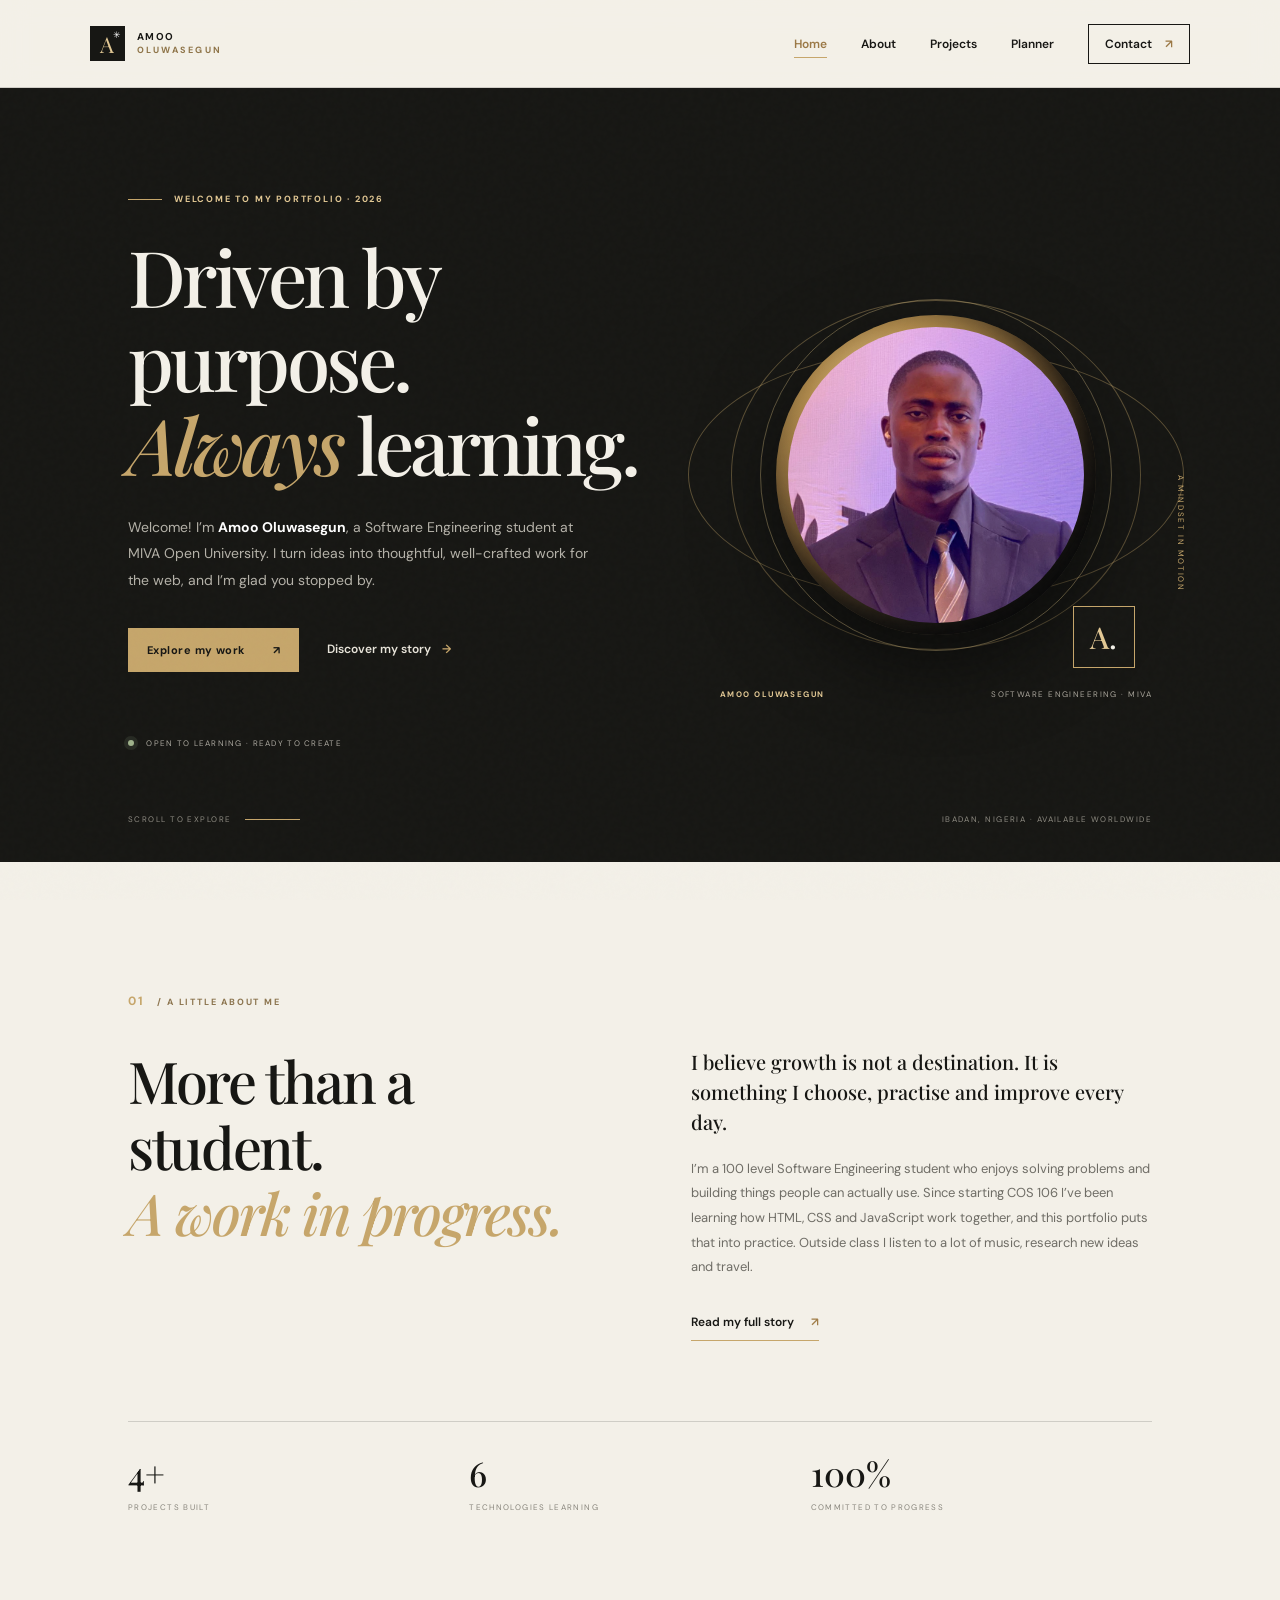
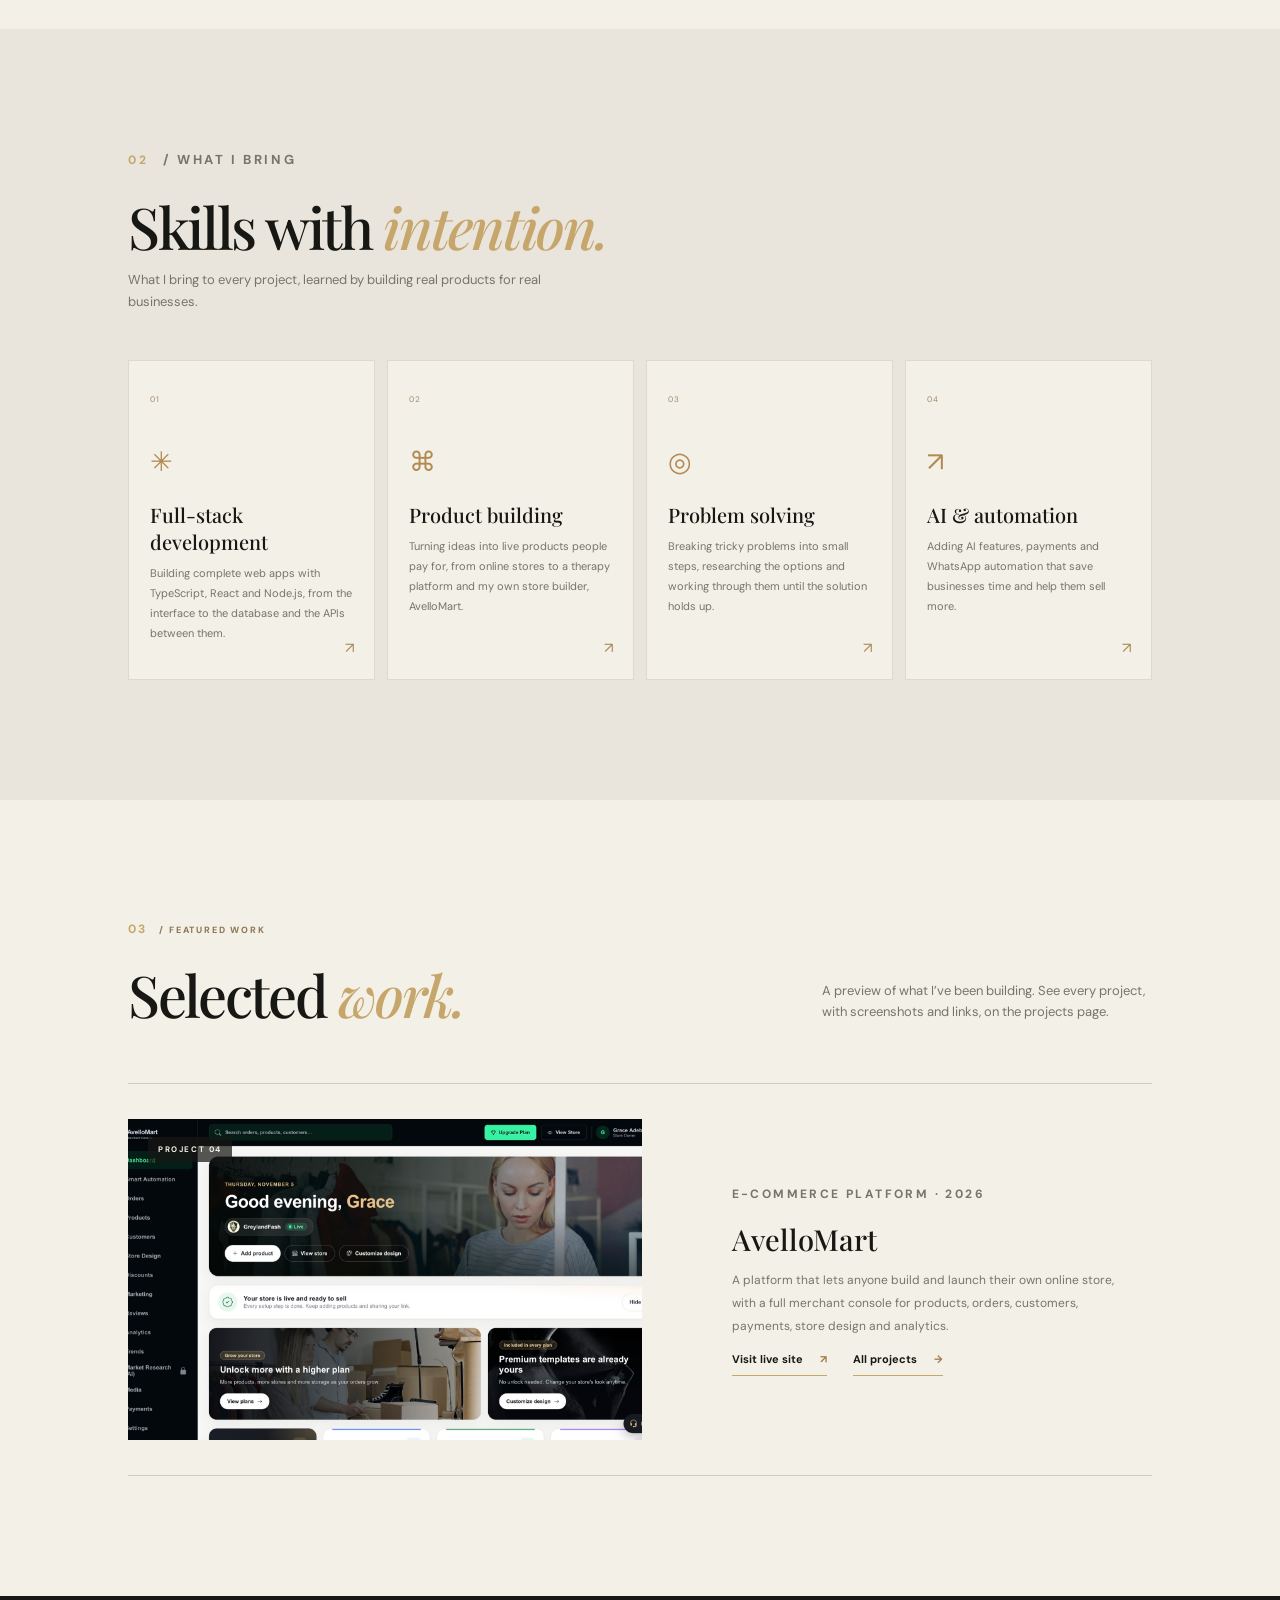
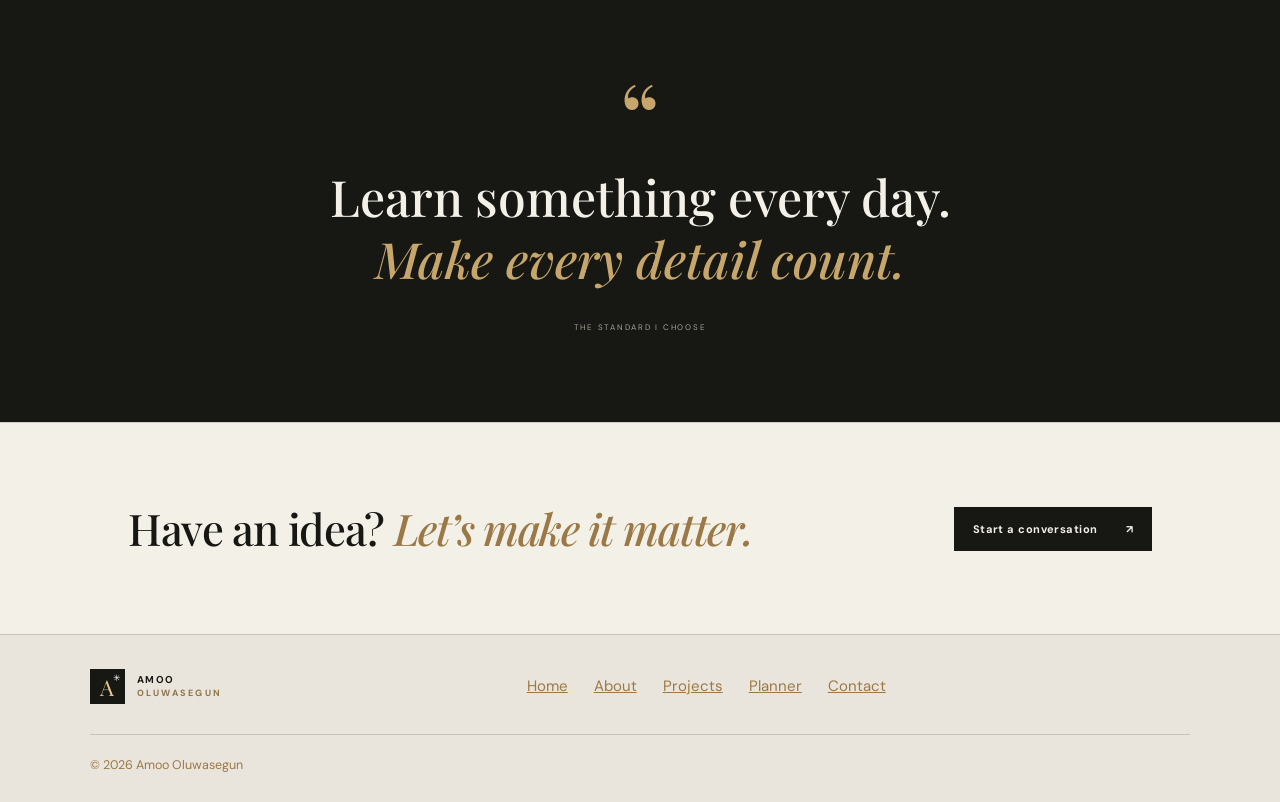
<file: index.html>
<!DOCTYPE html>
<html lang="en" class="no-js">
<head>
  <meta charset="UTF-8">
  <meta name="viewport" content="width=device-width, initial-scale=1.0">
  <meta name="description" content="Personal portfolio of Amoo Oluwasegun, a Software Engineering student at MIVA Open University.">
  <meta name="author" content="Amoo Oluwasegun">
  <title>Amoo Oluwasegun | Student Portfolio</title>
  <link rel="icon" href="images/favicon.svg" type="image/svg+xml">
  <link rel="preconnect" href="https://fonts.googleapis.com">
  <link rel="preconnect" href="https://fonts.gstatic.com" crossorigin>
  <link href="https://fonts.googleapis.com/css2?family=DM+Sans:wght@400;500;600;700&family=Playfair+Display:ital,wght@0,500;0,600;0,700;1,500&display=swap" rel="stylesheet">
  <link rel="stylesheet" href="style.css">
</head>
<body id="top">
  <a class="skip-link" href="#main">Skip to main content</a>
  <div class="page-noise" aria-hidden="true"></div>

  <header class="site-header">
    <a class="brand" href="index.html" aria-label="Amoo Oluwasegun, home">
      <span class="brand-mark" aria-hidden="true">A<span>✳</span></span><span class="brand-name">AMOO <i>OLUWASEGUN</i></span>
    </a>
    <button class="menu-toggle" type="button" aria-label="Open navigation" aria-expanded="false" aria-controls="mainNav">
      <span></span><span></span>
    </button>
    <nav class="main-nav" id="mainNav" aria-label="Main navigation">
      <ul>
        <li><a href="index.html" aria-current="page">Home</a></li>
        <li><a href="about.html">About</a></li>
        <li><a href="projects.html">Projects</a></li>
        <li><a href="planner.html">Planner</a></li>
        <li><a href="contact.html" class="nav-contact">Contact <span aria-hidden="true">↗</span></a></li>
      </ul>
    </nav>
  </header>

  <main id="main">
    <!-- Hero: name, photograph and welcome message -->
    <section class="hero section-wrap" aria-labelledby="heroTitle">
      <div class="hero-copy reveal">
        <p class="eyebrow"><span class="eyebrow-line"></span> WELCOME TO MY PORTFOLIO · 2026</p>
        <h1 id="heroTitle">Driven by purpose.<br><em>Always</em> learning.</h1>
        <p class="hero-description">Welcome! I’m <strong>Amoo Oluwasegun</strong>, a Software Engineering student at MIVA Open University. I turn ideas into thoughtful, well-crafted work for the web, and I’m glad you stopped by.</p>
        <div class="hero-actions">
          <a class="button button-gold" href="projects.html">Explore my work <span aria-hidden="true">↗</span></a>
          <a class="text-link" href="about.html">Discover my story <span aria-hidden="true">→</span></a>
        </div>
        <p class="hero-footnote"><span class="status-dot"></span> OPEN TO LEARNING · READY TO CREATE</p>
      </div>

      <div class="hero-art reveal">
        <div class="art-orbit orbit-one" aria-hidden="true"></div>
        <div class="art-orbit orbit-two" aria-hidden="true"></div>
        <figure class="hero-portrait">
          <img src="images/profile-photo.jpg" alt="Portrait photograph of Amoo Oluwasegun in a black suit and tie" width="800" height="800">
        </figure>
        <div class="portrait-badge" aria-hidden="true">A<span>.</span></div>
        <div class="art-caption"><strong>AMOO OLUWASEGUN</strong><span>SOFTWARE ENGINEERING · MIVA</span></div>
        <div class="art-side-label" aria-hidden="true">A MINDSET IN MOTION</div>
      </div>

      <div class="hero-bottom" aria-hidden="true"><span>SCROLL TO EXPLORE</span><span class="scroll-line"></span><span>IBADAN, NIGERIA · AVAILABLE WORLDWIDE</span></div>
    </section>

    <!-- Brief biography -->
    <section class="intro section-wrap" aria-labelledby="bioTitle">
      <p class="section-kicker reveal"><span>01</span> / A LITTLE ABOUT ME</p>
      <div class="split">
        <h2 class="reveal" id="bioTitle">More than a student.<br><em>A work in progress.</em></h2>
        <div class="intro-text reveal">
          <p class="large-copy">I believe growth is not a destination. It is something I choose, practise and improve every day.</p>
          <p class="body-copy">I’m a 100 level Software Engineering student who enjoys solving problems and building 
            things people can actually use. Since starting COS 106 I’ve been learning how HTML, CSS and JavaScript work together, 
            and this portfolio puts that into practice. Outside class I listen to a lot of music, research new ideas and travel.</p>
          <a href="about.html" class="underlined-link">Read my full story <span aria-hidden="true">↗</span></a>
        </div>
      </div>
      <div class="stat-row reveal">
        <div><strong>4+</strong><span>PROJECTS BUILT</span></div>
        <div><strong>6</strong><span>TECHNOLOGIES LEARNING</span></div>
        <div><strong>100%</strong><span>COMMITTED TO PROGRESS</span></div>
      </div>
    </section>

    <!-- What I bring -->
    <section class="section section-alt section-wrap" aria-labelledby="skillsTitle">
      <div class="section-heading reveal">
        <p class="section-kicker"><span>02</span> / WHAT I BRING</p>
        <h2 id="skillsTitle">Skills with <em>intention.</em></h2>
        <p>What I bring to every project, learned by building real products for real businesses.</p>
      </div>
      <div class="skill-grid">
        <a class="skill-card reveal" href="about.html#skills"><span class="card-index">01</span><div class="skill-icon" aria-hidden="true">✳</div><h3>Full-stack development</h3><p>Building complete web apps with TypeScript, React and Node.js, from the interface to the database and the APIs between them.</p><span class="card-arrow" aria-hidden="true">↗</span></a>
        <a class="skill-card reveal" href="projects.html"><span class="card-index">02</span><div class="skill-icon" aria-hidden="true">⌘</div><h3>Product building</h3><p>Turning ideas into live products people pay for, from online stores to a therapy platform and my own store builder, AvelloMart.</p><span class="card-arrow" aria-hidden="true">↗</span></a>
        <a class="skill-card reveal" href="about.html#hobbies"><span class="card-index">03</span><div class="skill-icon" aria-hidden="true">◎</div><h3>Problem solving</h3><p>Breaking tricky problems into small steps, researching the options and working through them until the solution holds up.</p><span class="card-arrow" aria-hidden="true">↗</span></a>
        <a class="skill-card reveal" href="about.html#skills"><span class="card-index">04</span><div class="skill-icon" aria-hidden="true">↗</div><h3>AI &amp; automation</h3><p>Adding AI features, payments and WhatsApp automation that save businesses time and help them sell more.</p><span class="card-arrow" aria-hidden="true">↗</span></a>
      </div>
    </section>

    <!-- Featured work -->
    <section class="section section-wrap" aria-labelledby="featuredTitle">
      <div class="section-heading work-heading reveal">
        <div>
          <p class="section-kicker"><span>03</span> / FEATURED WORK</p>
          <h2 id="featuredTitle">Selected <em>work.</em></h2>
        </div>
        <p>A preview of what I’ve been building. See every project, with screenshots and links, on the projects page.</p>
      </div>
      <div class="project-list">
        <article class="project reveal">
          <figure class="project-shot">
            <img src="images/project-avellomart.jpg" alt="Screenshot of the AvelloMart merchant console dashboard with a sidebar menu, a store-is-live banner and quick actions to add products and customise the store design" width="1800" height="1020" loading="lazy">
            <figcaption>PROJECT 04</figcaption>
          </figure>
          <div class="project-info">
            <p class="project-meta">E-COMMERCE PLATFORM · 2026</p>
            <h3>AvelloMart</h3>
            <p>A platform that lets anyone build and launch their own online store, with a full merchant console for products, orders, customers, payments, store design and analytics.</p>
            <div class="project-links">
              <a href="https://avellomart.com" class="project-link" target="_blank" rel="noopener noreferrer">Visit live site <span aria-hidden="true">↗</span></a>
              <a href="projects.html" class="project-link">All projects <span aria-hidden="true">→</span></a>
            </div>
          </div>
        </article>
      </div>
    </section>

    <section class="quote-band" aria-label="Personal motto">
      <div class="quote-mark" aria-hidden="true">“</div>
      <blockquote>Learn something every day.<br><em>Make every detail count.</em></blockquote>
      <span>THE STANDARD I CHOOSE</span>
    </section>

    <section class="cta-band section-wrap" aria-label="Get in touch">
      <h2 class="reveal">Have an idea? <em>Let’s make it matter.</em></h2>
      <a class="button button-dark reveal" href="contact.html">Start a conversation <span aria-hidden="true">↗</span></a>
    </section>
  </main>

  <footer class="site-footer">
    <a class="brand" href="index.html" aria-label="Amoo Oluwasegun, home">
      <span class="brand-mark" aria-hidden="true">A<span>✳</span></span><span class="brand-name">AMOO <i>OLUWASEGUN</i></span>
    </a>
    <nav class="footer-nav" aria-label="Footer navigation">
      <ul>
        <li><a href="index.html" aria-current="page">Home</a></li>
        <li><a href="about.html">About</a></li>
        <li><a href="projects.html">Projects</a></li>
        <li><a href="planner.html">Planner</a></li>
        <li><a href="contact.html">Contact</a></li>
      </ul>
    </nav>
    <div class="footer-bottom">
      <small>© <span id="year">2026</span> Amoo Oluwasegun</small>
    </div>
  </footer>

  <script src="js/main.js"></script>
</body>
</html>
</file>
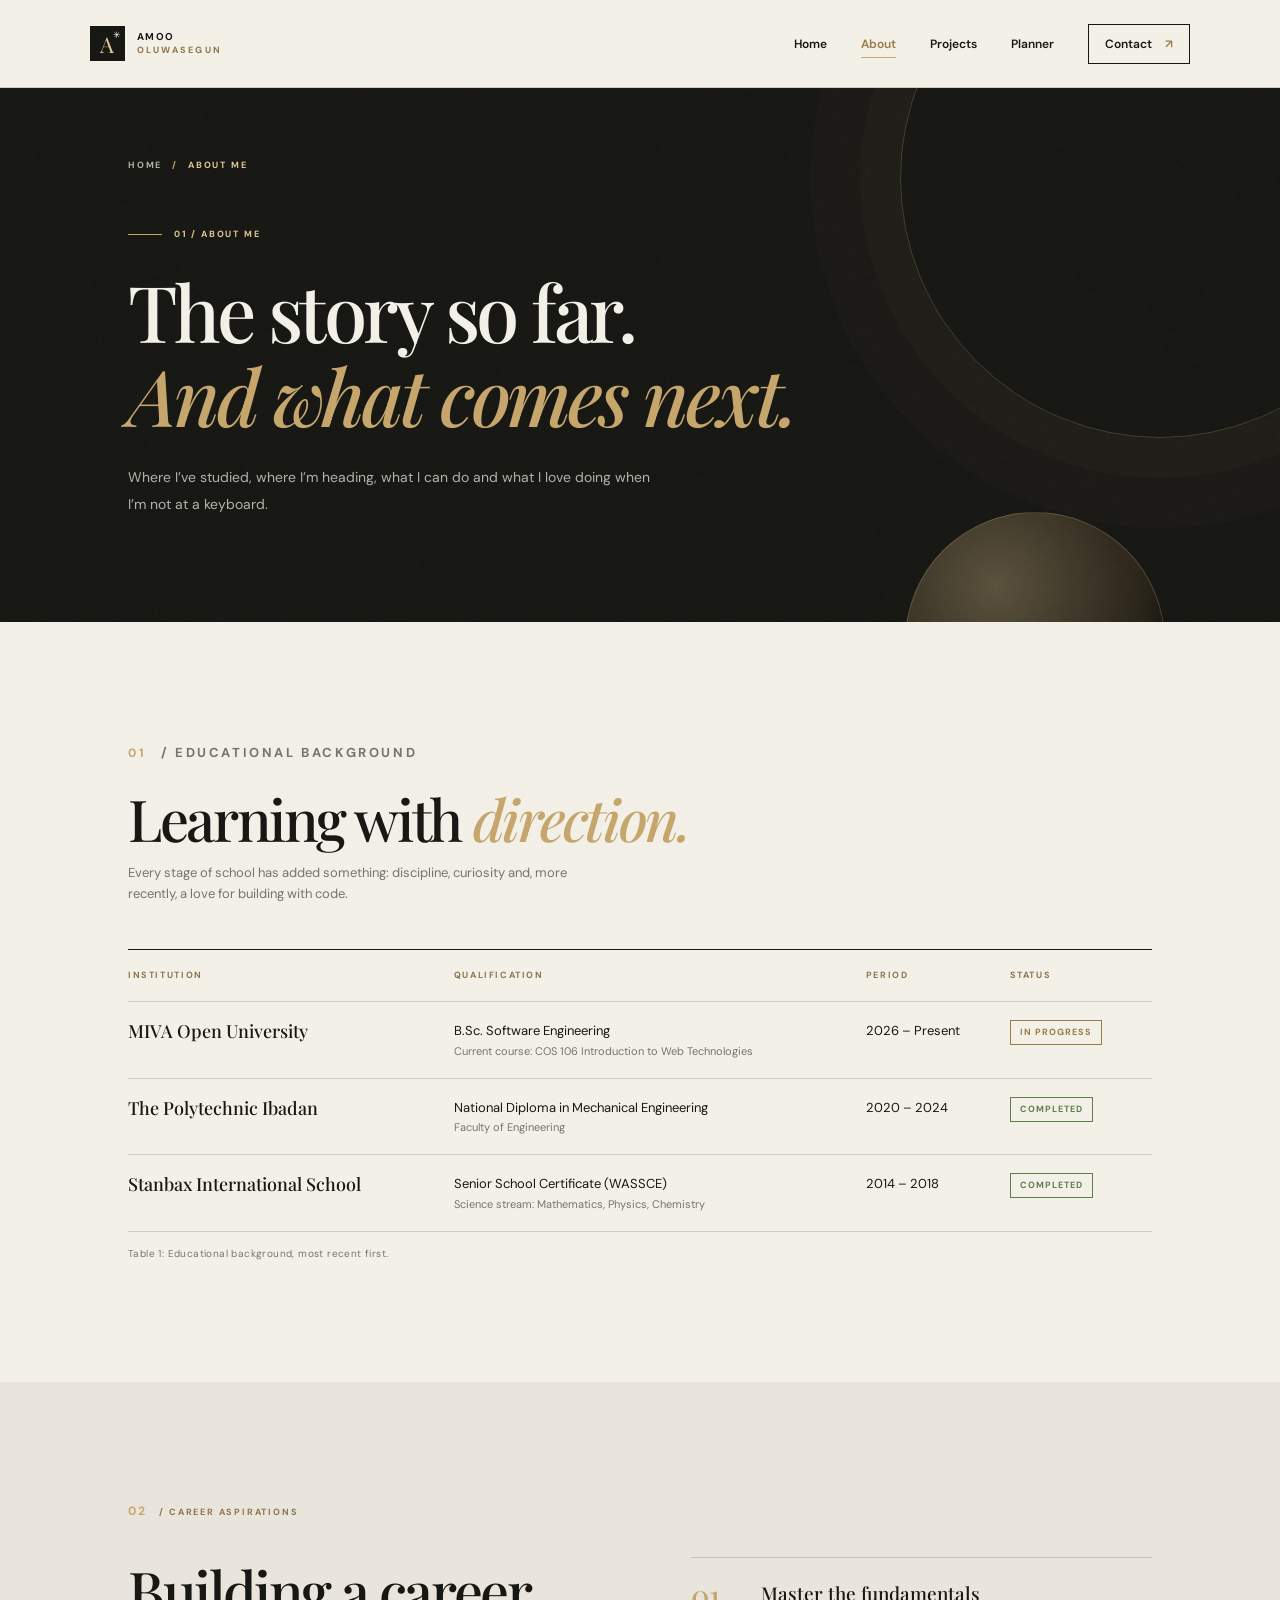
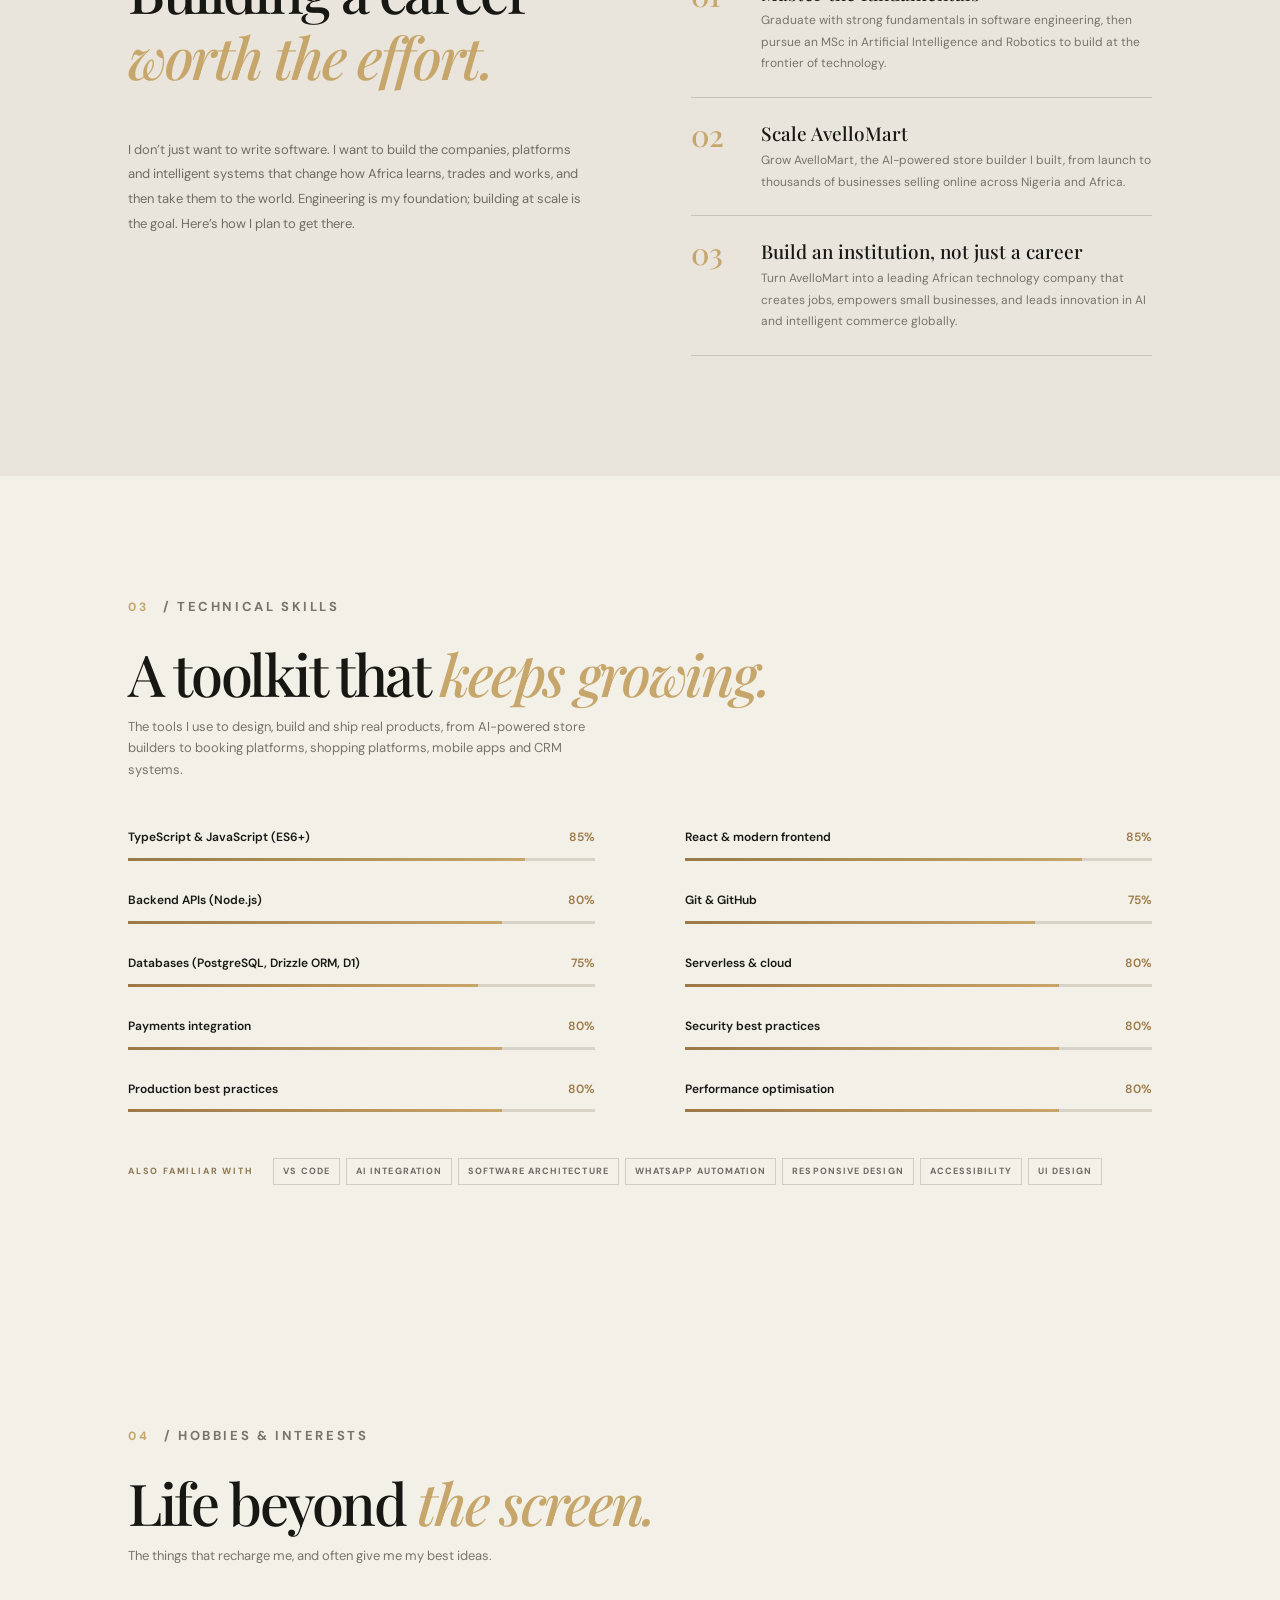
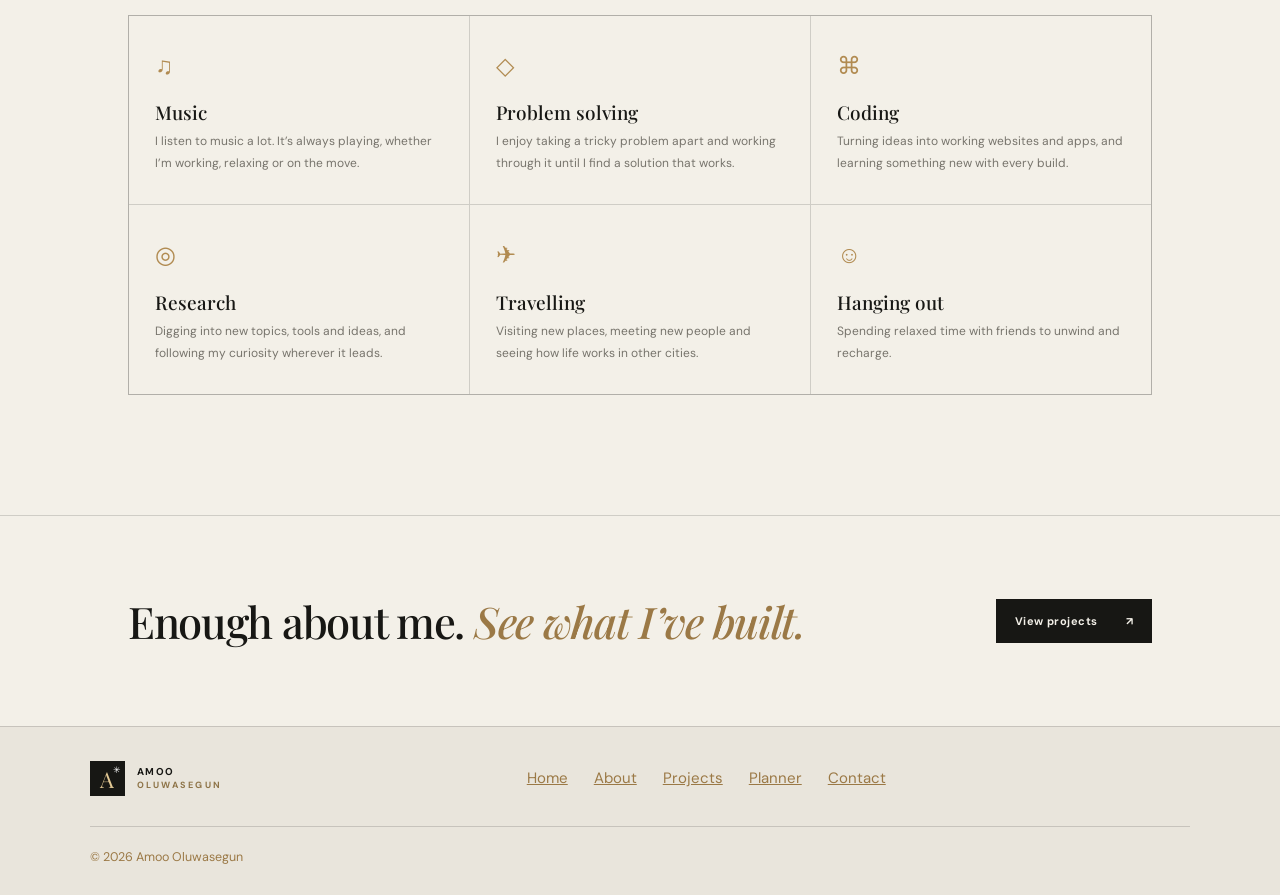
<file: about.html>
<!DOCTYPE html>
<html lang="en" class="no-js">
<head>
  <meta charset="UTF-8">
  <meta name="viewport" content="width=device-width, initial-scale=1.0">
  <meta name="description" content="Education, career aspirations, technical skills and hobbies of Amoo Oluwasegun.">
  <meta name="author" content="Amoo Oluwasegun">
  <title>About Me | Amoo Oluwasegun</title>
  <link rel="icon" href="images/favicon.svg" type="image/svg+xml">
  <link rel="preconnect" href="https://fonts.googleapis.com">
  <link rel="preconnect" href="https://fonts.gstatic.com" crossorigin>
  <link href="https://fonts.googleapis.com/css2?family=DM+Sans:wght@400;500;600;700&family=Playfair+Display:ital,wght@0,500;0,600;0,700;1,500&display=swap" rel="stylesheet">
  <link rel="stylesheet" href="style.css">
</head>
<body id="top">
  <a class="skip-link" href="#main">Skip to main content</a>
  <div class="page-noise" aria-hidden="true"></div>

  <header class="site-header">
    <a class="brand" href="index.html" aria-label="Amoo Oluwasegun, home">
      <span class="brand-mark" aria-hidden="true">A<span>✳</span></span><span class="brand-name">AMOO <i>OLUWASEGUN</i></span>
    </a>
    <button class="menu-toggle" type="button" aria-label="Open navigation" aria-expanded="false" aria-controls="mainNav">
      <span></span><span></span>
    </button>
    <nav class="main-nav" id="mainNav" aria-label="Main navigation">
      <ul>
        <li><a href="index.html">Home</a></li>
        <li><a href="about.html" aria-current="page">About</a></li>
        <li><a href="projects.html">Projects</a></li>
        <li><a href="planner.html">Planner</a></li>
        <li><a href="contact.html" class="nav-contact">Contact <span aria-hidden="true">↗</span></a></li>
      </ul>
    </nav>
  </header>

  <main id="main">
    <section class="page-hero section-wrap" aria-labelledby="pageTitle">
      <nav aria-label="Breadcrumb">
        <ol class="breadcrumb">
          <li><a href="index.html">Home</a></li>
          <li aria-current="page">About me</li>
        </ol>
      </nav>
      <p class="eyebrow"><span class="eyebrow-line"></span> 01 / ABOUT ME</p>
      <h1 id="pageTitle">The story so far.<br><em>And what comes next.</em></h1>
      <p class="lead">Where I’ve studied, where I’m heading, what I can do and what I love doing when I’m not at a keyboard.</p>
    </section>

    <!-- Educational background -->
    <section class="section section-wrap" id="education" aria-labelledby="eduTitle">
      <div class="section-heading reveal">
        <p class="section-kicker"><span>01</span> / EDUCATIONAL BACKGROUND</p>
        <h2 id="eduTitle">Learning with <em>direction.</em></h2>
        <p>Every stage of school has added something: discipline, curiosity and, more recently, a love for building with code.</p>
      </div>
      <div class="table-wrap reveal">
        <table class="data-table">
          <caption>Table 1: Educational background, most recent first.</caption>
          <thead>
            <tr>
              <th scope="col">Institution</th>
              <th scope="col">Qualification</th>
              <th scope="col">Period</th>
              <th scope="col">Status</th>
            </tr>
          </thead>
          <tbody>
            <tr>
              <th scope="row">MIVA Open University</th>
              <td>B.Sc. Software Engineering<small>Current course: COS 106 Introduction to Web Technologies</small></td>
              <td>2026 – Present</td>
              <td><span class="pill pill-progress">In progress</span></td>
            </tr>
            <tr>
              <th scope="row">The Polytechnic Ibadan</th>
              <td>National Diploma in Mechanical Engineering<small>Faculty of Engineering</small></td>
              <td>2020 – 2024</td>
              <td><span class="pill pill-done">Completed</span></td>
            </tr>
            <tr>
              <th scope="row">Stanbax International School</th>
              <td>Senior School Certificate (WASSCE)<small>Science stream: Mathematics, Physics, Chemistry</small></td>
              <td>2014 – 2018</td>
              <td><span class="pill pill-done">Completed</span></td>
            </tr>
          </tbody>
        </table>
      </div>
    </section>

    <!-- Career aspirations -->
    <section class="section section-alt section-wrap" id="aspirations" aria-labelledby="careerTitle">
      <p class="section-kicker reveal"><span>02</span> / CAREER ASPIRATIONS</p>
      <div class="split">
        <div class="reveal">
          <h2 id="careerTitle">Building a career<br><em>worth the effort.</em></h2>
          <p class="body-copy">I don’t just want to write software. I want to build the companies, platforms and 
            intelligent systems that change how Africa learns, trades and works, and then take them to the world. Engineering is my foundation; building at scale is the goal. 
            Here’s how I plan to get there.</p>
        </div>
        <ol class="goal-list reveal">
          <li><strong>Master the fundamentals</strong><span>Graduate with strong fundamentals in software engineering, then pursue an 
            MSc in Artificial Intelligence and Robotics to build at the frontier of technology.</span></li>
          <li><strong>Scale AvelloMart</strong><span>Grow AvelloMart, the AI-powered store builder I built, 
            from launch to thousands of businesses selling online across Nigeria and Africa.</span></li>
          <li><strong>Build an institution, not just a career</strong><span>Turn AvelloMart into a leading African
             technology company that creates jobs,
             empowers small businesses, and leads innovation in AI and intelligent commerce globally.</span></li>
        </ol>
      </div>
    </section>

    <!-- Technical skills -->
    <section class="section section-wrap" id="skills" aria-labelledby="techTitle">
      <div class="section-heading reveal">
        <p class="section-kicker"><span>03</span> / TECHNICAL SKILLS</p>
        <h2 id="techTitle">A toolkit that <em>keeps growing.</em></h2>
        <p>The tools I use to design, build and ship real products, from AI-powered 
          store builders to booking platforms, shopping platforms, mobile apps and CRM systems.</p>
      </div>
      <ul class="meter-list reveal">
        <li>
          <div class="meter-head"><span>TypeScript &amp; JavaScript (ES6+)</span><span>85%</span></div>
          <div class="meter" role="progressbar" aria-label="TypeScript and JavaScript" aria-valuenow="85" aria-valuemin="0" aria-valuemax="100"><span style="--level: 85%"></span></div>
        </li>
        <li>
          <div class="meter-head"><span>React &amp; modern frontend</span><span>85%</span></div>
          <div class="meter" role="progressbar" aria-label="React and modern frontend" aria-valuenow="85" aria-valuemin="0" aria-valuemax="100"><span style="--level: 85%"></span></div>
        </li>
        <li>
          <div class="meter-head"><span>Backend APIs (Node.js)</span><span>80%</span></div>
          <div class="meter" role="progressbar" aria-label="Backend APIs with Node.js" aria-valuenow="80" aria-valuemin="0" aria-valuemax="100"><span style="--level: 80%"></span></div>
        </li>
        <li>
          <div class="meter-head"><span>Git &amp; GitHub</span><span>75%</span></div>
          <div class="meter" role="progressbar" aria-label="Git and GitHub" aria-valuenow="75" aria-valuemin="0" aria-valuemax="100"><span style="--level: 75%"></span></div>
        </li>
        <li>
          <div class="meter-head"><span>Databases (PostgreSQL, Drizzle ORM, D1)</span><span>75%</span></div>
          <div class="meter" role="progressbar" aria-label="Databases" aria-valuenow="75" aria-valuemin="0" aria-valuemax="100"><span style="--level: 75%"></span></div>
        </li>
        <li>
          <div class="meter-head"><span>Serverless &amp; cloud</span><span>80%</span></div>
          <div class="meter" role="progressbar" aria-label="Serverless and cloud" aria-valuenow="80" aria-valuemin="0" aria-valuemax="100"><span style="--level: 80%"></span></div>
        </li>
        <li>
          <div class="meter-head"><span>Payments integration</span><span>80%</span></div>
          <div class="meter" role="progressbar" aria-label="Payments integration" aria-valuenow="80" aria-valuemin="0" aria-valuemax="100"><span style="--level: 80%"></span></div>
        </li>
        <li>
          <div class="meter-head"><span>Security best practices</span><span>80%</span></div>
          <div class="meter" role="progressbar" aria-label="Security best practices" aria-valuenow="80" aria-valuemin="0" aria-valuemax="100"><span style="--level: 80%"></span></div>
        </li>
        <li>
          <div class="meter-head"><span>Production best practices</span><span>80%</span></div>
          <div class="meter" role="progressbar" aria-label="Production best practices" aria-valuenow="80" aria-valuemin="0" aria-valuemax="100"><span style="--level: 80%"></span></div>
        </li>
        <li>
          <div class="meter-head"><span>Performance optimisation</span><span>80%</span></div>
          <div class="meter" role="progressbar" aria-label="Performance optimisation" aria-valuenow="80" aria-valuemin="0" aria-valuemax="100"><span style="--level: 80%"></span></div>
        </li>
      </ul>
      <div class="also-list reveal">
        <p>ALSO FAMILIAR WITH</p>
        <ul class="tag-list">
          <li>VS Code</li>
          <li>AI integration</li>
          <li>Software architecture</li>
          <li>WhatsApp automation</li>
          <li>Responsive design</li>
          <li>Accessibility</li>
          <li>UI design</li>
        </ul>
      </div>
    </section>

    <!-- Hobbies and interests -->
    <section class="section section-wrap" id="hobbies" aria-labelledby="hobbyTitle">
      <div class="section-heading reveal">
        <p class="section-kicker"><span>04</span> / HOBBIES &amp; INTERESTS</p>
        <h2 id="hobbyTitle">Life beyond <em>the screen.</em></h2>
        <p>The things that recharge me, and often give me my best ideas.</p>
      </div>
      <ul class="hobby-grid reveal">
        <li><span class="hobby-icon" aria-hidden="true">♫</span><h3>Music</h3><p>I listen to music a lot. It’s always playing, whether I’m working, relaxing or on the move.</p></li>
        <li><span class="hobby-icon" aria-hidden="true">◇</span><h3>Problem solving</h3><p>I enjoy taking a tricky problem apart and working through it until I find a solution that works.</p></li>
        <li><span class="hobby-icon" aria-hidden="true">⌘</span><h3>Coding</h3><p>Turning ideas into working websites and apps, and learning something new with every build.</p></li>
        <li><span class="hobby-icon" aria-hidden="true">◎</span><h3>Research</h3><p>Digging into new topics, tools and ideas, and following my curiosity wherever it leads.</p></li>
        <li><span class="hobby-icon" aria-hidden="true">✈</span><h3>Travelling</h3><p>Visiting new places, meeting new people and seeing how life works in other cities.</p></li>
        <li><span class="hobby-icon" aria-hidden="true">☺</span><h3>Hanging out</h3><p>Spending relaxed time with friends to unwind and recharge.</p></li>
      </ul>
    </section>

    <section class="cta-band section-wrap" aria-label="See my projects">
      <h2 class="reveal">Enough about me. <em>See what I’ve built.</em></h2>
      <a class="button button-dark reveal" href="projects.html">View projects <span aria-hidden="true">↗</span></a>
    </section>
  </main>

  <footer class="site-footer">
    <a class="brand" href="index.html" aria-label="Amoo Oluwasegun, home">
      <span class="brand-mark" aria-hidden="true">A<span>✳</span></span><span class="brand-name">AMOO <i>OLUWASEGUN</i></span>
    </a>
    <nav class="footer-nav" aria-label="Footer navigation">
      <ul>
        <li><a href="index.html">Home</a></li>
        <li><a href="about.html" aria-current="page">About</a></li>
        <li><a href="projects.html">Projects</a></li>
        <li><a href="planner.html">Planner</a></li>
        <li><a href="contact.html">Contact</a></li>
      </ul>
    </nav>
    <div class="footer-bottom">
      <small>© <span id="year">2026</span> Amoo Oluwasegun</small>
    </div>
  </footer>
  <script src="js/main.js"></script>
</body>
</html>
</file>
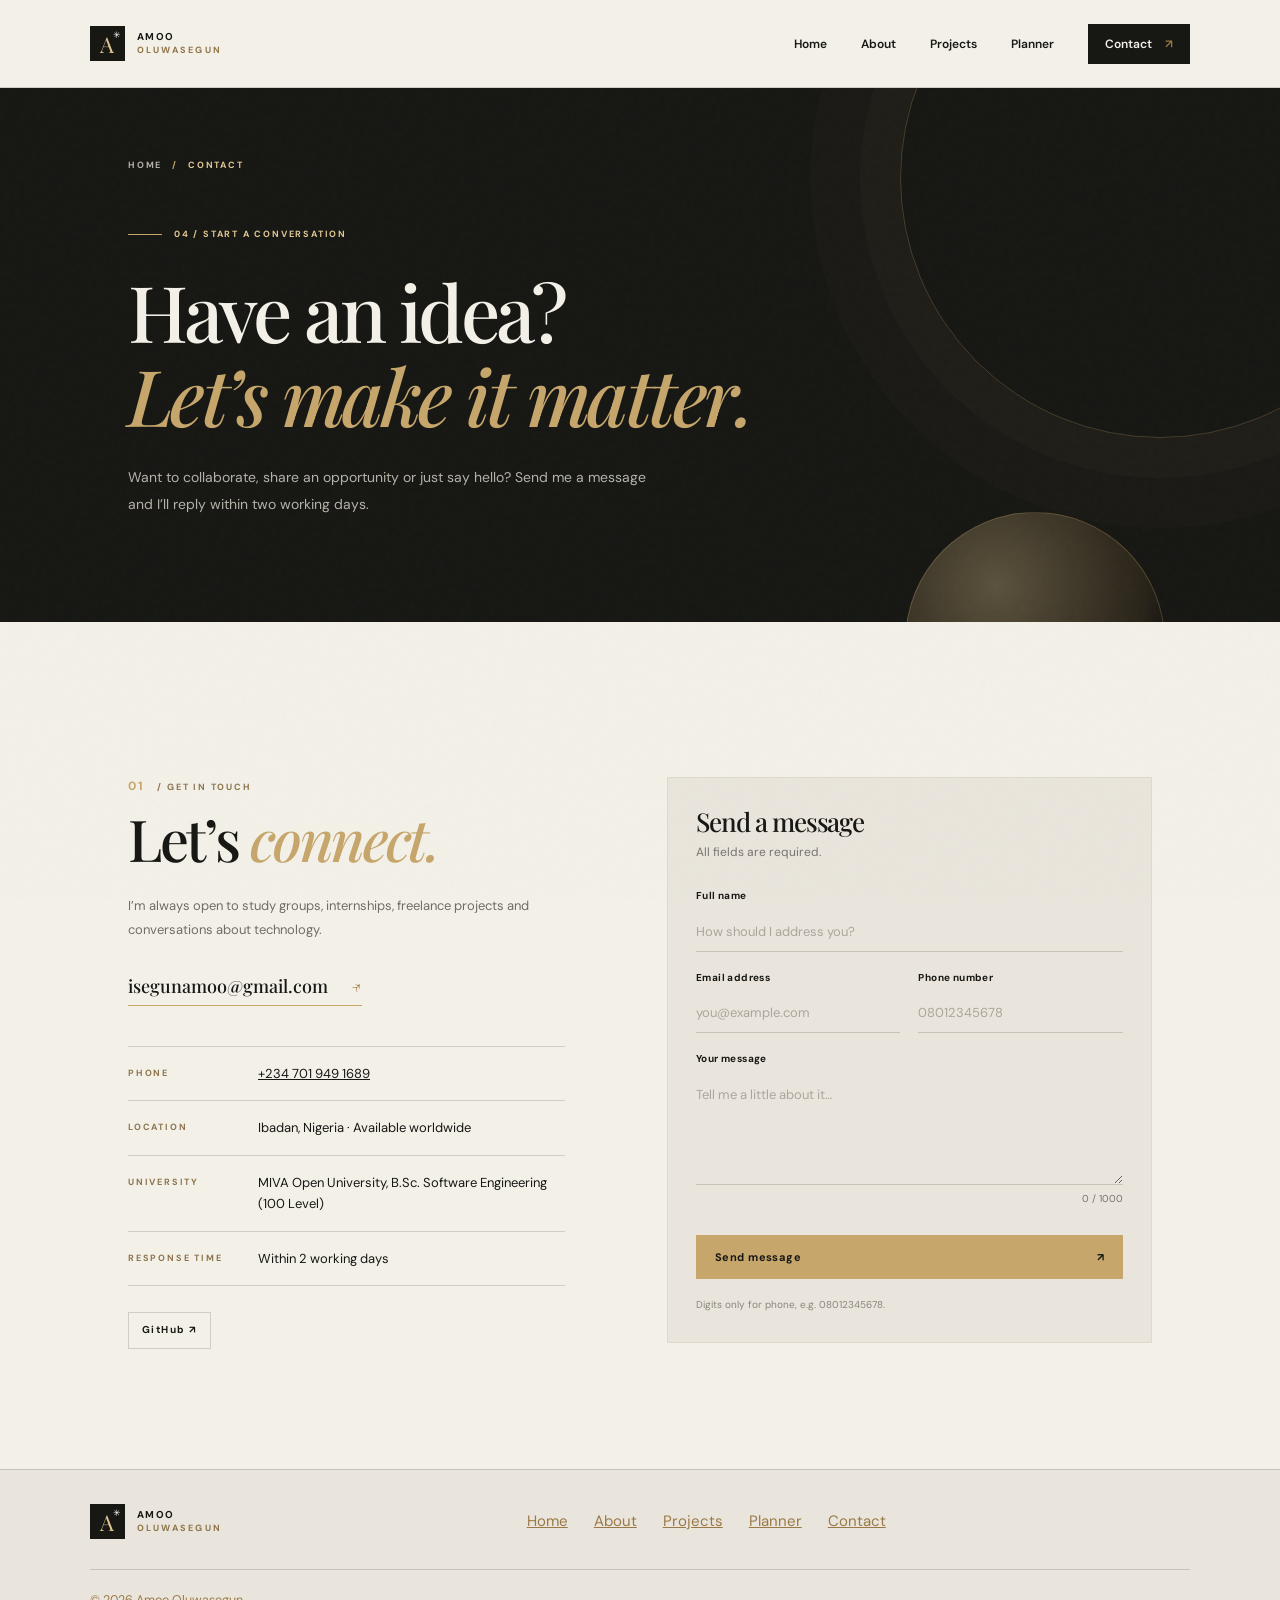
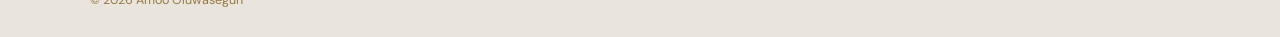
<file: contact.html>
<!DOCTYPE html>
<html lang="en" class="no-js">
<head>
  <meta charset="UTF-8">
  <meta name="viewport" content="width=device-width, initial-scale=1.0">
  <meta name="description" content="Get in touch with Amoo Oluwasegun through the contact form.">
  <meta name="author" content="Amoo Oluwasegun">
  <title>Contact | Amoo Oluwasegun</title>
  <link rel="icon" href="images/favicon.svg" type="image/svg+xml">
  <link rel="preconnect" href="https://fonts.googleapis.com">
  <link rel="preconnect" href="https://fonts.gstatic.com" crossorigin>
  <link href="https://fonts.googleapis.com/css2?family=DM+Sans:wght@400;500;600;700&family=Playfair+Display:ital,wght@0,500;0,600;0,700;1,500&display=swap" rel="stylesheet">
  <link rel="stylesheet" href="style.css">
</head>
<body id="top">
  <a class="skip-link" href="#main">Skip to main content</a>
  <div class="page-noise" aria-hidden="true"></div>

  <header class="site-header">
    <a class="brand" href="index.html" aria-label="Amoo Oluwasegun, home">
      <span class="brand-mark" aria-hidden="true">A<span>✳</span></span><span class="brand-name">AMOO <i>OLUWASEGUN</i></span>
    </a>
    <button class="menu-toggle" type="button" aria-label="Open navigation" aria-expanded="false" aria-controls="mainNav">
      <span></span><span></span>
    </button>
    <nav class="main-nav" id="mainNav" aria-label="Main navigation">
      <ul>
        <li><a href="index.html">Home</a></li>
        <li><a href="about.html">About</a></li>
        <li><a href="projects.html">Projects</a></li>
        <li><a href="planner.html">Planner</a></li>
        <li><a href="contact.html" class="nav-contact" aria-current="page">Contact <span aria-hidden="true">↗</span></a></li>
      </ul>
    </nav>
  </header>

  <main id="main">
    <section class="page-hero section-wrap" aria-labelledby="pageTitle">
      <nav aria-label="Breadcrumb">
        <ol class="breadcrumb">
          <li><a href="index.html">Home</a></li>
          <li aria-current="page">Contact</li>
        </ol>
      </nav>
      <p class="eyebrow"><span class="eyebrow-line"></span> 04 / START A CONVERSATION</p>
      <h1 id="pageTitle">Have an idea?<br><em>Let’s make it matter.</em></h1>
      <p class="lead">Want to collaborate, share an opportunity or just say hello? Send me a message and I’ll reply within two working days.</p>
    </section>

    <section class="contact section section-wrap" aria-label="Contact details and form">
      <div class="contact-grid">
        <div class="reveal">
          <p class="section-kicker"><span>01</span> / GET IN TOUCH</p>
          <h2>Let’s <em>connect.</em></h2>
          <p class="body-copy">I’m always open to study groups, internships, freelance projects and conversations about technology.</p>
          <a class="email-link" href="mailto:isegunamoo@gmail.com">isegunamoo@gmail.com <span aria-hidden="true">↗</span></a>

          <dl class="detail-list">
            <div><dt>PHONE</dt><dd><a href="tel:+2347019491689">+234 701 949 1689</a></dd></div>
            <div><dt>LOCATION</dt><dd>Ibadan, Nigeria · Available worldwide</dd></div>
            <div><dt>UNIVERSITY</dt><dd>MIVA Open University, B.Sc. Software Engineering (100 Level)</dd></div>
            <div><dt>RESPONSE TIME</dt><dd>Within 2 working days</dd></div>
          </dl>

          <ul class="social-list" aria-label="Social profiles">
            <li><a href="https://github.com/amoo04" target="_blank" rel="noopener noreferrer">GitHub ↗</a></li>
          </ul>
        </div>

        <div class="reveal">
          <form class="contact-form panel" id="contactForm" novalidate aria-labelledby="formTitle">
            <h2 id="formTitle">Send a message</h2>
            <p class="form-intro">All fields are required.</p>

            <div class="field">
              <label for="name">Full name</label>
              <input id="name" name="name" type="text" placeholder="How should I address you?" autocomplete="name" aria-describedby="nameError">
              <p class="error-message" id="nameError" aria-live="polite"></p>
            </div>

            <div class="field-row">
              <div class="field">
                <label for="email">Email address</label>
                <input id="email" name="email" type="email" placeholder="you@example.com" autocomplete="email" aria-describedby="emailError">
                <p class="error-message" id="emailError" aria-live="polite"></p>
              </div>
              <div class="field">
                <label for="phone">Phone number</label>
                <input id="phone" name="phone" type="tel" inputmode="numeric" placeholder="08012345678" autocomplete="tel" aria-describedby="phoneError">
                <p class="error-message" id="phoneError" aria-live="polite"></p>
              </div>
            </div>

            <div class="field">
              <label for="message">Your message</label>
              <textarea id="message" name="message" rows="5" maxlength="1000" placeholder="Tell me a little about it…" aria-describedby="messageError charCount"></textarea>
              <p class="char-count" id="charCount">0 / 1000</p>
              <p class="error-message" id="messageError" aria-live="polite"></p>
            </div>

            <div class="form-actions">
              <button class="button button-gold" type="submit">Send message <span aria-hidden="true">↗</span></button>
              <p class="form-note">Digits only for phone, e.g. 08012345678.</p>
            </div>
          </form>

          <div class="form-success" id="formSuccess" tabindex="-1" role="status" hidden>
            <div class="success-mark" aria-hidden="true">✓</div>
            <h3>Thank you, <span id="successName">friend</span>.</h3>
            <p>Your message passed every check. Since this is a static site, the last step happens in your email app: open it below and press send.</p>
            <div class="form-actions">
              <a class="button button-gold" id="mailLink" href="mailto:isegunamoo@gmail.com">Open email app <span aria-hidden="true">↗</span></a>
              <button class="link-button" type="button" id="sendAnother">Send another message</button>
            </div>
          </div>
        </div>
      </div>
    </section>
  </main>

  <footer class="site-footer">
    <a class="brand" href="index.html" aria-label="Amoo Oluwasegun, home">
      <span class="brand-mark" aria-hidden="true">A<span>✳</span></span><span class="brand-name">AMOO <i>OLUWASEGUN</i></span>
    </a>
    <nav class="footer-nav" aria-label="Footer navigation">
      <ul>
        <li><a href="index.html">Home</a></li>
        <li><a href="about.html">About</a></li>
        <li><a href="projects.html">Projects</a></li>
        <li><a href="planner.html">Planner</a></li>
        <li><a href="contact.html" aria-current="page">Contact</a></li>
      </ul>
    </nav>
    <div class="footer-bottom">
      <small>© <span id="year">2026</span> Amoo Oluwasegun</small>
    </div>
  </footer>

  <script src="js/main.js"></script>
  <script src="js/contact.js"></script>
</body>
</html>
</file>
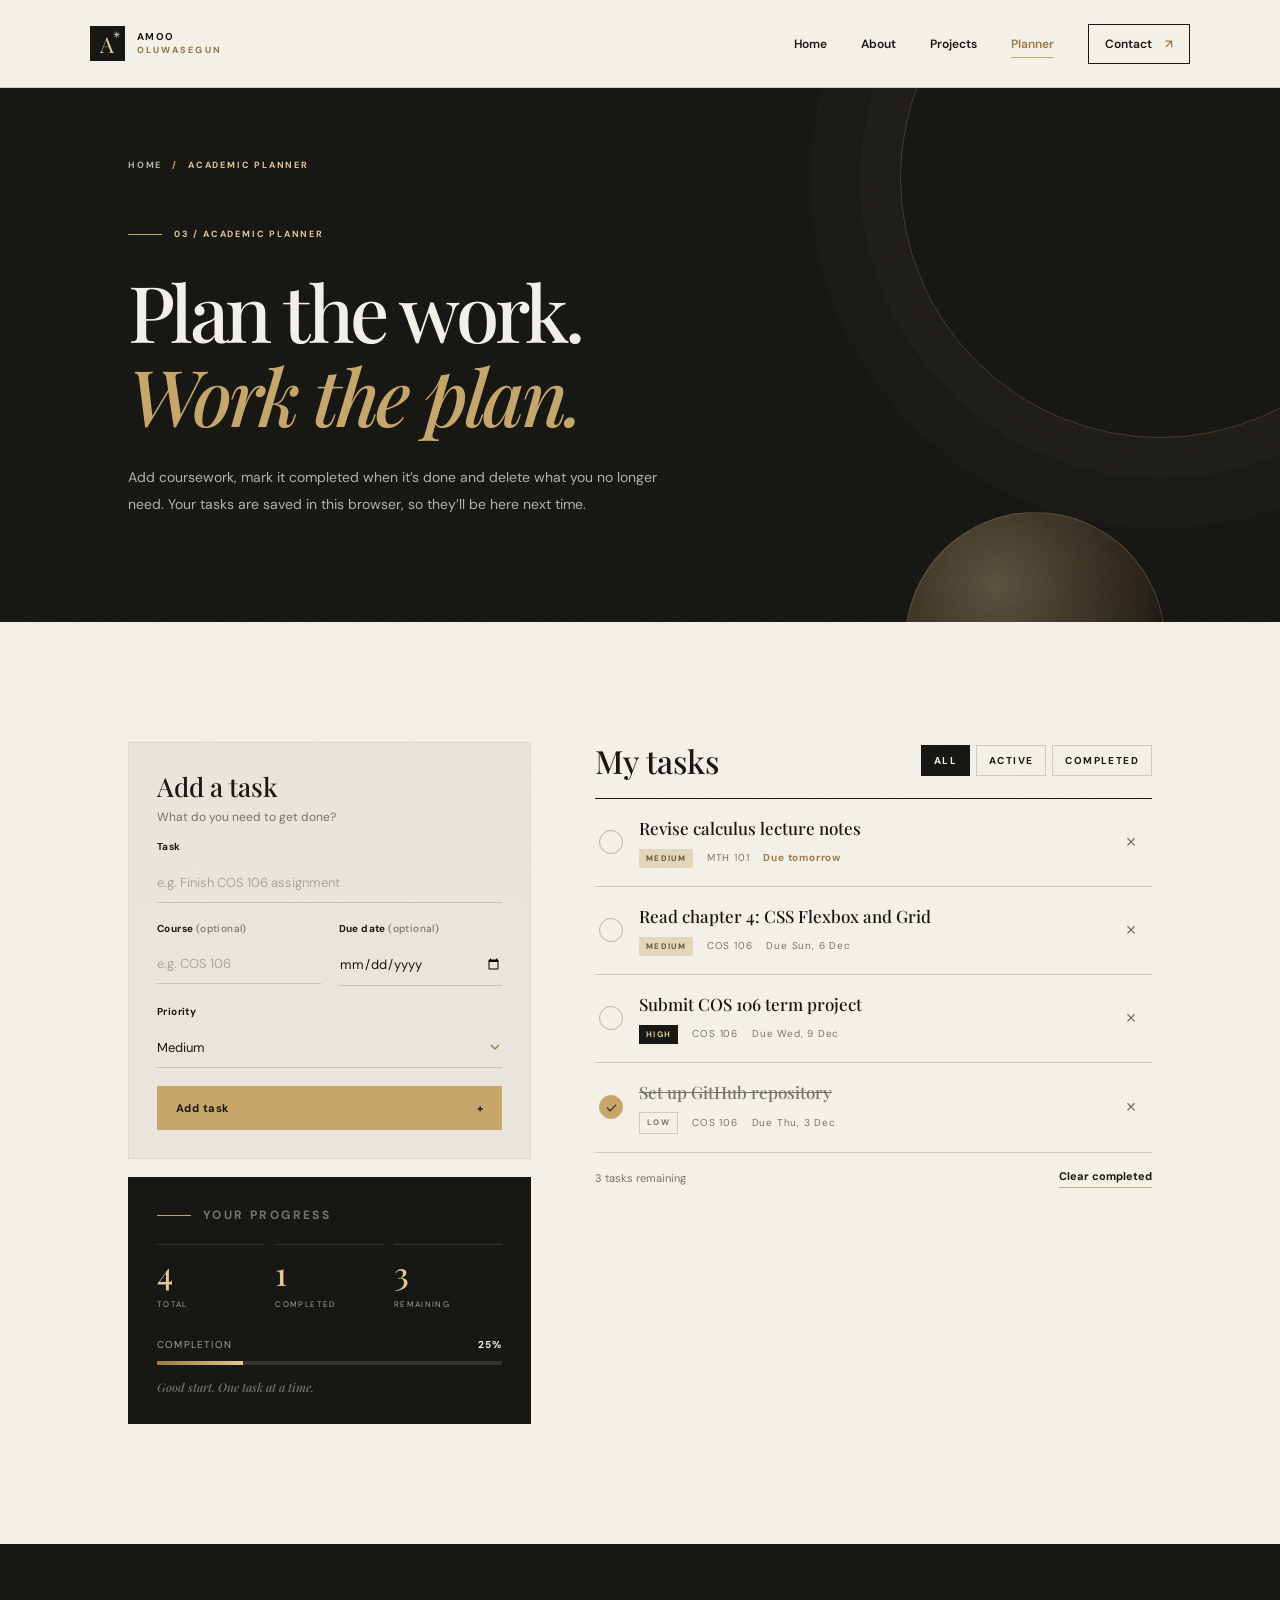
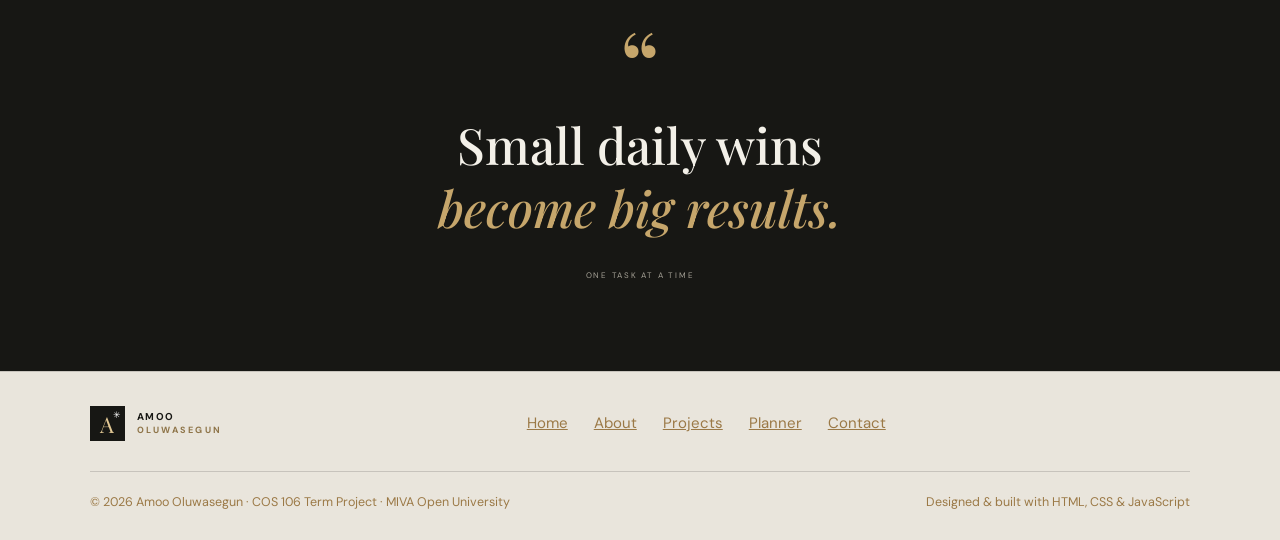
<file: planner.html>
<!DOCTYPE html>
<html lang="en" class="no-js">
<head>
  <meta charset="UTF-8">
  <meta name="viewport" content="width=device-width, initial-scale=1.0">
  <meta name="description" content="An interactive academic planner to add, complete and delete study tasks.">
  <meta name="author" content="Amoo Oluwasegun">
  <title>Academic Planner | Amoo Oluwasegun</title>
  <link rel="icon" href="images/favicon.svg" type="image/svg+xml">
  <link rel="preconnect" href="https://fonts.googleapis.com">
  <link rel="preconnect" href="https://fonts.gstatic.com" crossorigin>
  <link href="https://fonts.googleapis.com/css2?family=DM+Sans:wght@400;500;600;700&family=Playfair+Display:ital,wght@0,500;0,600;0,700;1,500&display=swap" rel="stylesheet">
  <link rel="stylesheet" href="style.css">
</head>
<body id="top">
  <a class="skip-link" href="#main">Skip to main content</a>
  <div class="page-noise" aria-hidden="true"></div>

  <header class="site-header">
    <a class="brand" href="index.html" aria-label="Amoo Oluwasegun, home">
      <span class="brand-mark" aria-hidden="true">A<span>✳</span></span><span class="brand-name">AMOO <i>OLUWASEGUN</i></span>
    </a>
    <button class="menu-toggle" type="button" aria-label="Open navigation" aria-expanded="false" aria-controls="mainNav">
      <span></span><span></span>
    </button>
    <nav class="main-nav" id="mainNav" aria-label="Main navigation">
      <ul>
        <li><a href="index.html">Home</a></li>
        <li><a href="about.html">About</a></li>
        <li><a href="projects.html">Projects</a></li>
        <li><a href="planner.html" aria-current="page">Planner</a></li>
        <li><a href="contact.html" class="nav-contact">Contact <span aria-hidden="true">↗</span></a></li>
      </ul>
    </nav>
  </header>

  <main id="main">
    <section class="page-hero section-wrap" aria-labelledby="pageTitle">
      <nav aria-label="Breadcrumb">
        <ol class="breadcrumb">
          <li><a href="index.html">Home</a></li>
          <li aria-current="page">Academic planner</li>
        </ol>
      </nav>
      <p class="eyebrow"><span class="eyebrow-line"></span> 03 / ACADEMIC PLANNER</p>
      <h1 id="pageTitle">Plan the work.<br><em>Work the plan.</em></h1>
      <p class="lead">Add coursework, mark it completed when it’s done and delete what you no longer need. Your tasks are saved in this browser, so they’ll be here next time.</p>
    </section>

    <section class="section section-wrap" aria-label="Task planner">
      <div class="planner-grid">
        <!-- Add task form + progress -->
        <aside class="planner-side reveal" aria-label="Add tasks and track progress">
          <form class="panel" id="taskForm" novalidate>
            <h2>Add a task</h2>
            <p>What do you need to get done?</p>

            <div class="field">
              <label for="taskTitle">Task</label>
              <input id="taskTitle" name="title" type="text" maxlength="100" placeholder="e.g. Finish COS 106 assignment" aria-describedby="taskTitleError" autocomplete="off">
              <p class="error-message" id="taskTitleError" role="alert"></p>
            </div>

            <div class="field-row">
              <div class="field">
                <label for="taskCourse">Course <span class="optional">(optional)</span></label>
                <input id="taskCourse" name="course" type="text" maxlength="20" placeholder="e.g. COS 106" list="courseOptions" autocomplete="off">
                <datalist id="courseOptions">
                  <option value="COS 106"></option>
                  <option value="MTH 101"></option>
                  <option value="GST 101"></option>
                  <option value="PHY 101"></option>
                </datalist>
              </div>
              <div class="field">
                <label for="taskDue">Due date <span class="optional">(optional)</span></label>
                <input id="taskDue" name="due" type="date">
              </div>
            </div>

            <div class="field">
              <label for="taskPriority">Priority</label>
              <select id="taskPriority" name="priority">
                <option value="high">High</option>
                <option value="medium" selected>Medium</option>
                <option value="low">Low</option>
              </select>
            </div>

            <button class="button button-gold" type="submit">Add task <span aria-hidden="true">+</span></button>
          </form>

          <div class="panel panel-dark" aria-labelledby="progressTitle">
            <p class="eyebrow" id="progressTitle"><span class="eyebrow-line"></span> YOUR PROGRESS</p>
            <div class="stat-grid">
              <div><strong id="statTotal">0</strong><span>TOTAL</span></div>
              <div><strong id="statDone">0</strong><span>COMPLETED</span></div>
              <div><strong id="statLeft">0</strong><span>REMAINING</span></div>
            </div>
            <div class="progress-label"><span>COMPLETION</span><strong id="progressPercent">0%</strong></div>
            <div class="progress-track" role="progressbar" aria-label="Tasks completed" aria-valuemin="0" aria-valuemax="100" aria-valuenow="0">
              <div class="progress-fill" id="progressFill"></div>
            </div>
            <p class="progress-message" id="progressMessage">Every great term starts with a first tick.</p>
          </div>
        </aside>

        <!-- Task list -->
        <div class="reveal">
          <div class="task-toolbar">
            <h2>My tasks</h2>
            <div class="task-filters" role="group" aria-label="Show tasks">
              <button class="filter-btn active" type="button" data-task-filter="all" aria-pressed="true">All</button>
              <button class="filter-btn" type="button" data-task-filter="active" aria-pressed="false">Active</button>
              <button class="filter-btn" type="button" data-task-filter="completed" aria-pressed="false">Completed</button>
            </div>
          </div>

          <ul class="task-list" id="taskList" aria-label="Tasks"></ul>

          <div class="empty-state" id="emptyState" hidden>
            <div class="big" aria-hidden="true">✳</div>
            <p id="emptyText">No tasks yet. Add your first one to get started.</p>
          </div>

          <div class="task-footer">
            <span id="footerCount">0 tasks remaining</span>
            <button class="link-button" type="button" id="clearCompleted">Clear completed</button>
          </div>

          <p class="visually-hidden" id="plannerStatus" aria-live="polite"></p>

          <noscript><p class="body-copy">The planner needs JavaScript. Please enable it in your browser.</p></noscript>
        </div>
      </div>
    </section>

    <section class="quote-band" aria-label="Motto">
      <div class="quote-mark" aria-hidden="true">“</div>
      <blockquote>Small daily wins<br><em>become big results.</em></blockquote>
      <span>ONE TASK AT A TIME</span>
    </section>
  </main>

  <footer class="site-footer">
    <a class="brand" href="index.html" aria-label="Amoo Oluwasegun, home">
      <span class="brand-mark" aria-hidden="true">A<span>✳</span></span><span class="brand-name">AMOO <i>OLUWASEGUN</i></span>
    </a>
    <nav class="footer-nav" aria-label="Footer navigation">
      <ul>
        <li><a href="index.html">Home</a></li>
        <li><a href="about.html">About</a></li>
        <li><a href="projects.html">Projects</a></li>
        <li><a href="planner.html" aria-current="page">Planner</a></li>
        <li><a href="contact.html">Contact</a></li>
      </ul>
    </nav>
    <div class="footer-bottom">
      <small>© <span id="year">2026</span> Amoo Oluwasegun · COS 106 Term Project · MIVA Open University</small>
      <small>Designed &amp; built with HTML, CSS &amp; JavaScript</small>
    </div>
  </footer>

  <script src="js/main.js"></script>
  <script src="js/planner.js"></script>
</body>
</html>
</file>
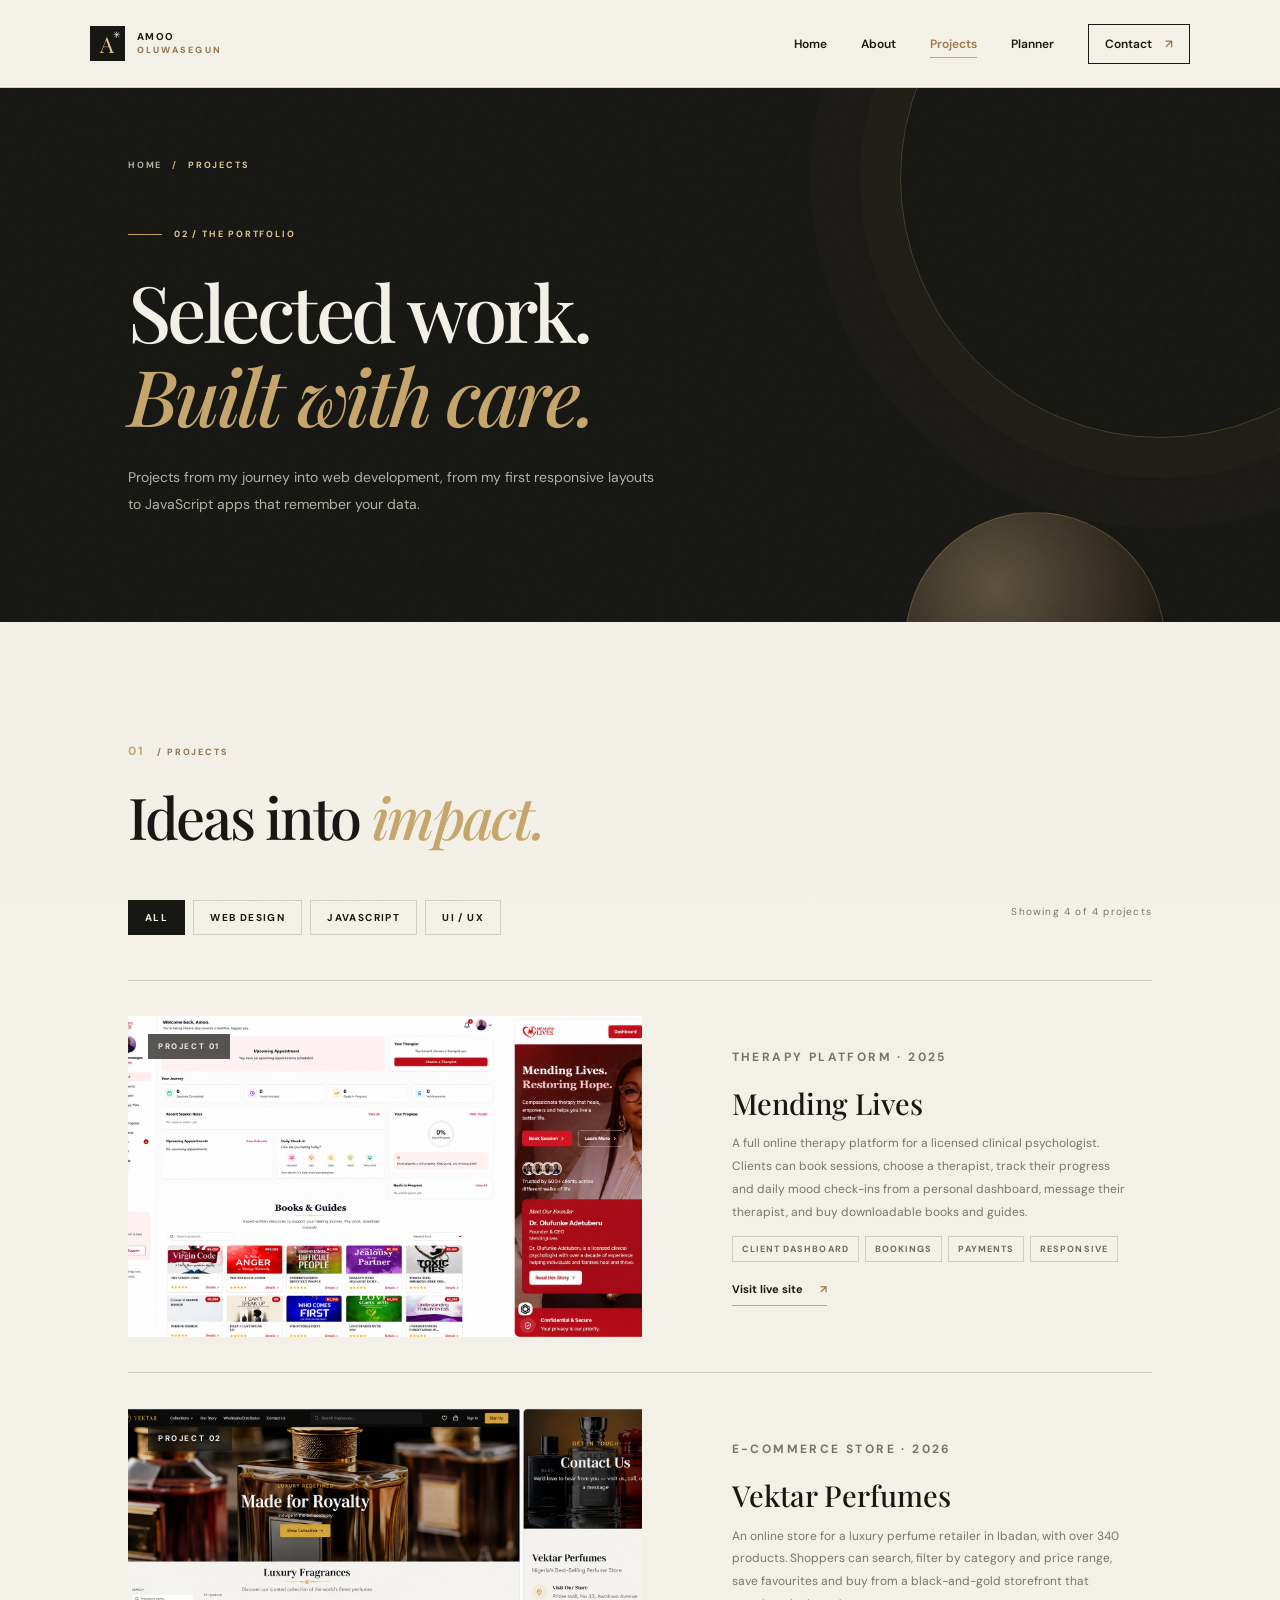
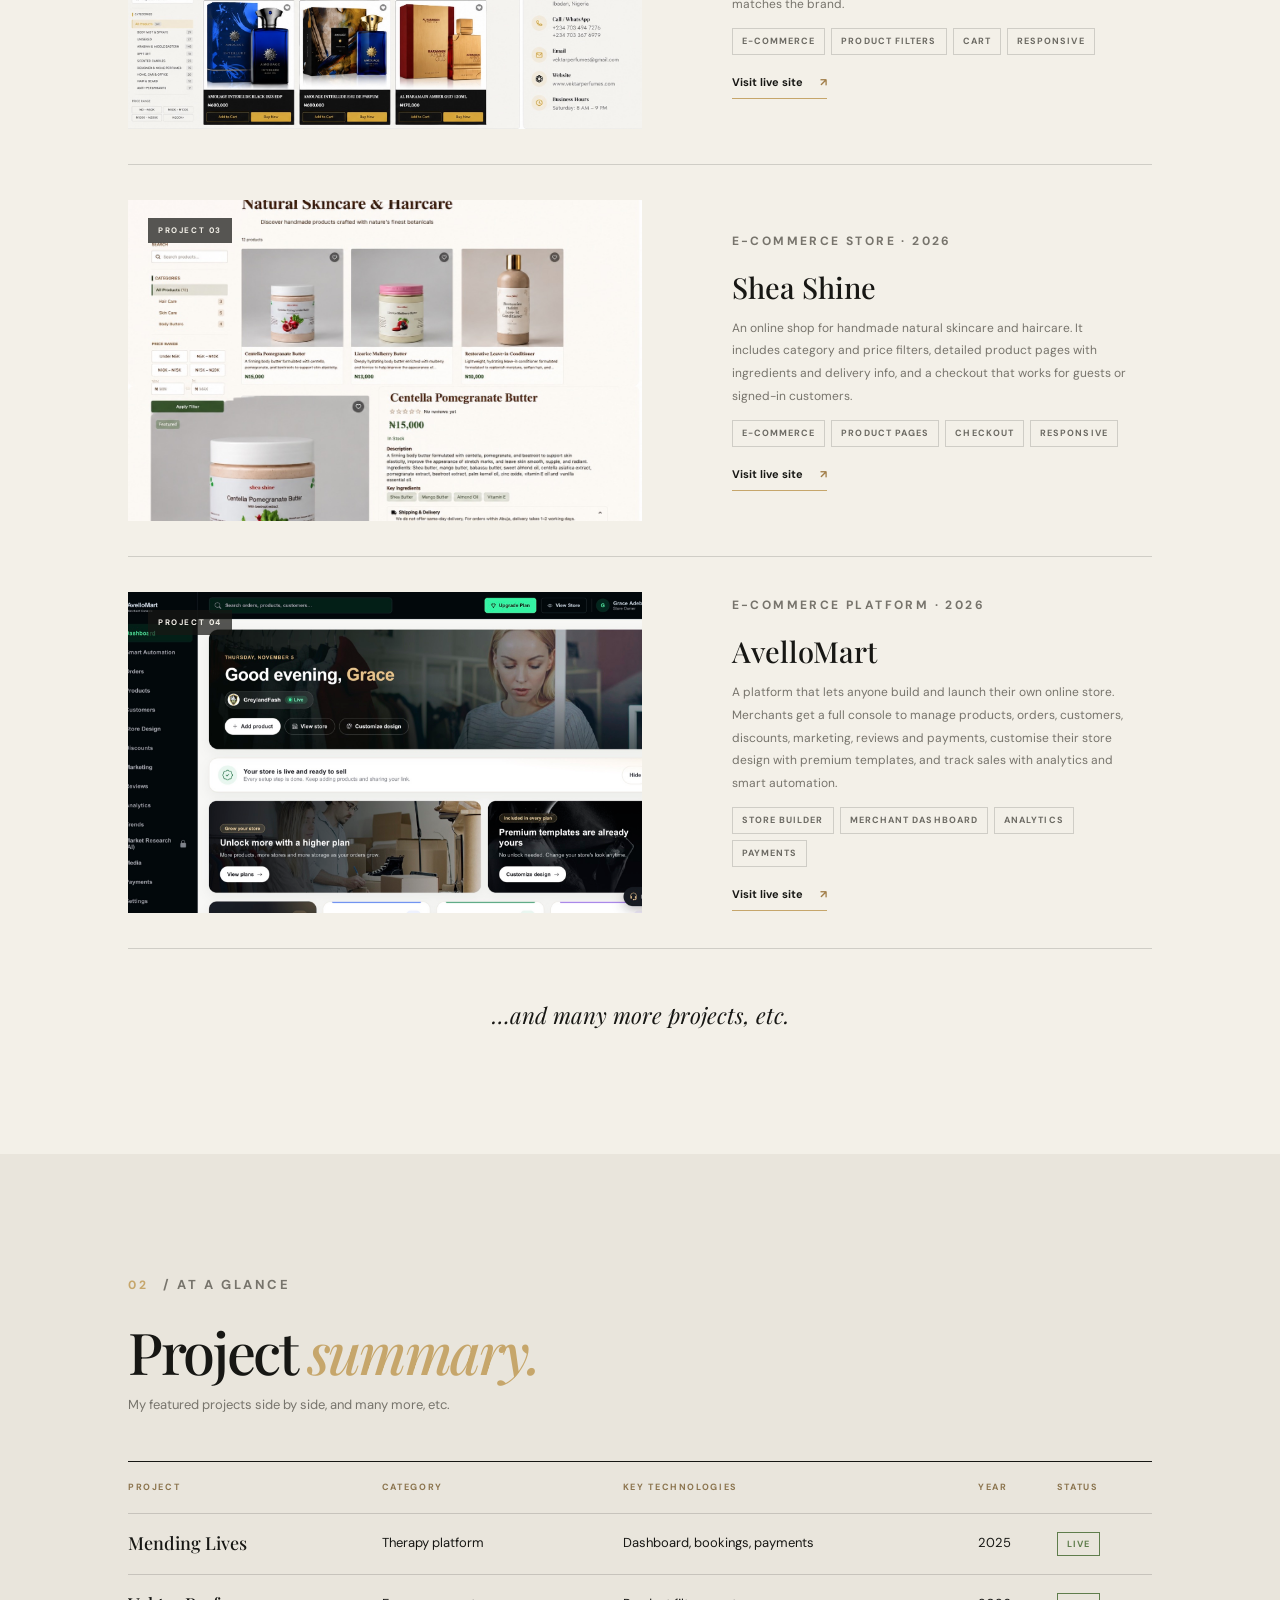
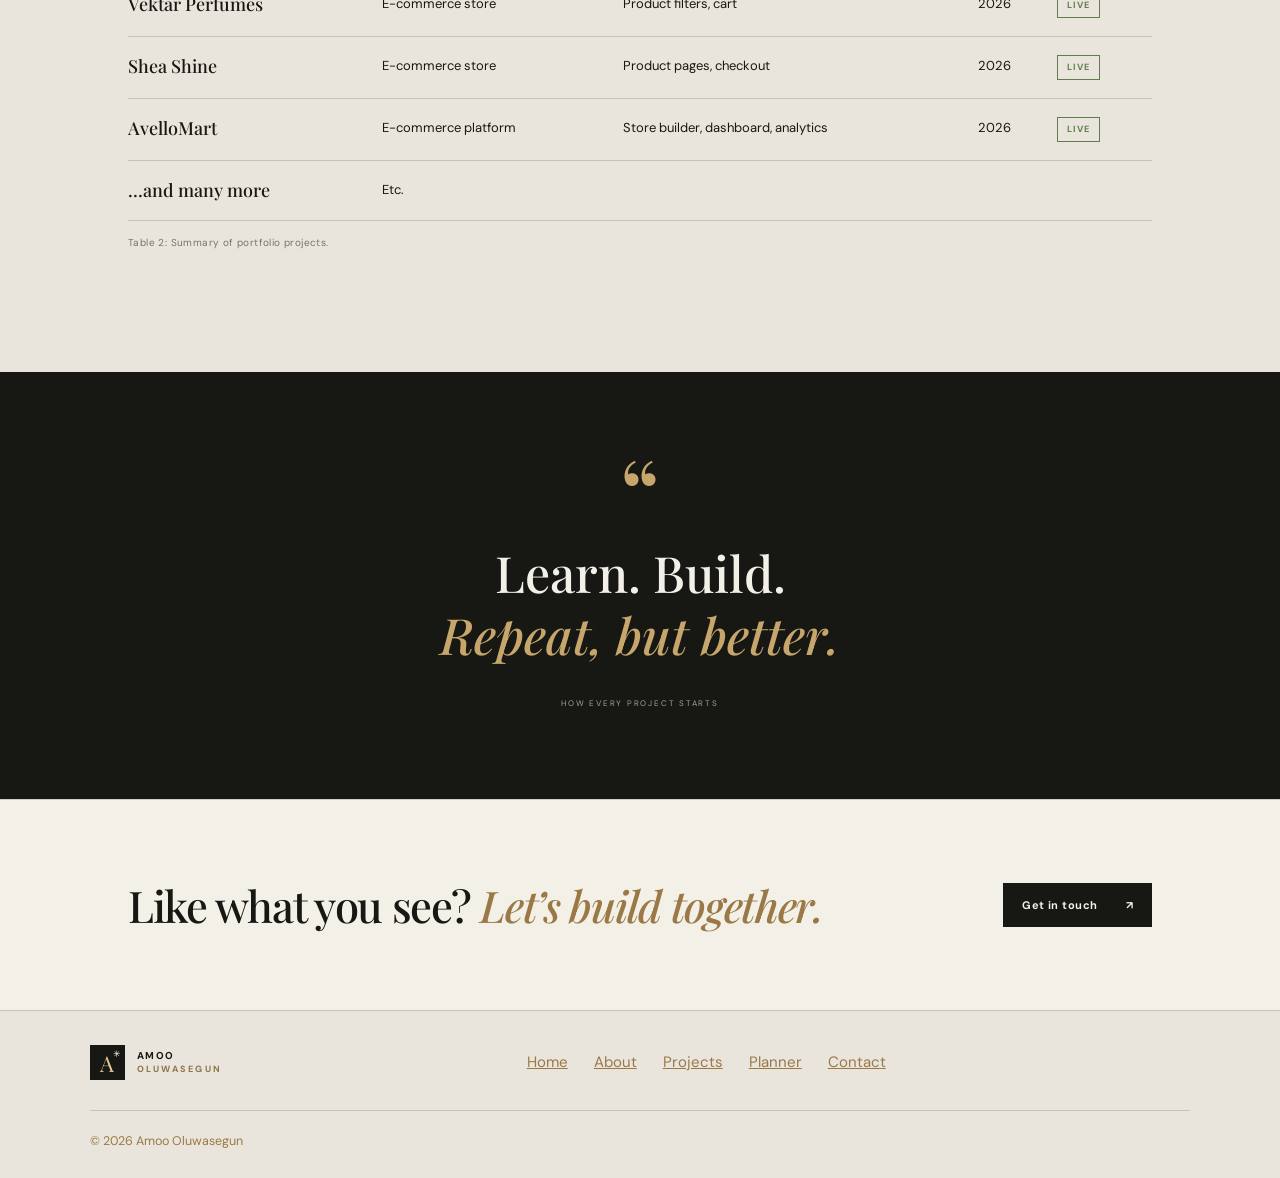
<file: projects.html>
<!DOCTYPE html>
<html lang="en" class="no-js">
<head>
  <meta charset="UTF-8">
  <meta name="viewport" content="width=device-width, initial-scale=1.0">
  <meta name="description" content="Selected web development projects by Amoo Oluwasegun.">
  <meta name="author" content="Amoo Oluwasegun">
  <title>Projects | Amoo Oluwasegun</title>
  <link rel="icon" href="images/favicon.svg" type="image/svg+xml">
  <link rel="preconnect" href="https://fonts.googleapis.com">
  <link rel="preconnect" href="https://fonts.gstatic.com" crossorigin>
  <link href="https://fonts.googleapis.com/css2?family=DM+Sans:wght@400;500;600;700&family=Playfair+Display:ital,wght@0,500;0,600;0,700;1,500&display=swap" rel="stylesheet">
  <link rel="stylesheet" href="style.css">
</head>
<body id="top">
  <a class="skip-link" href="#main">Skip to main content</a>
  <div class="page-noise" aria-hidden="true"></div>

  <header class="site-header">
    <a class="brand" href="index.html" aria-label="Amoo Oluwasegun, home">
      <span class="brand-mark" aria-hidden="true">A<span>✳</span></span><span class="brand-name">AMOO <i>OLUWASEGUN</i></span>
    </a>
    <button class="menu-toggle" type="button" aria-label="Open navigation" aria-expanded="false" aria-controls="mainNav">
      <span></span><span></span>
    </button>
    <nav class="main-nav" id="mainNav" aria-label="Main navigation">
      <ul>
        <li><a href="index.html">Home</a></li>
        <li><a href="about.html">About</a></li>
        <li><a href="projects.html" aria-current="page">Projects</a></li>
        <li><a href="planner.html">Planner</a></li>
        <li><a href="contact.html" class="nav-contact">Contact <span aria-hidden="true">↗</span></a></li>
      </ul>
    </nav>
  </header>

  <main id="main">
    <section class="page-hero section-wrap" aria-labelledby="pageTitle">
      <nav aria-label="Breadcrumb">
        <ol class="breadcrumb">
          <li><a href="index.html">Home</a></li>
          <li aria-current="page">Projects</li>
        </ol>
      </nav>
      <p class="eyebrow"><span class="eyebrow-line"></span> 02 / THE PORTFOLIO</p>
      <h1 id="pageTitle">Selected work.<br><em>Built with care.</em></h1>
      <p class="lead">Projects from my journey into web development, from my first responsive layouts to JavaScript apps that remember your data.</p>
    </section>

    <section class="section section-wrap" aria-labelledby="workTitle">
      <div class="section-heading work-heading reveal">
        <div>
          <p class="section-kicker"><span>01</span> / PROJECTS</p>
          <h2 id="workTitle">Ideas into <em>impact.</em></h2>
        </div>
      </div>

      <div class="filter-bar reveal" role="group" aria-label="Filter projects by category">
        <button class="filter-btn active" type="button" data-filter="all" aria-pressed="true">All</button>
        <button class="filter-btn" type="button" data-filter="web" aria-pressed="false">Web design</button>
        <button class="filter-btn" type="button" data-filter="javascript" aria-pressed="false">JavaScript</button>
        <button class="filter-btn" type="button" data-filter="ui" aria-pressed="false">UI / UX</button>
        <p class="filter-count" id="filterCount" aria-live="polite">Showing 4 of 4 projects</p>
      </div>

      <div class="project-list">
        <article class="project reveal" data-category="web javascript ui">
          <figure class="project-shot">
            <img src="images/project-mendinglives.jpg" alt="Screenshot of the Mending Lives therapy platform showing the client dashboard, a Books and Guides store, and the mobile homepage" width="1672" height="941" loading="lazy">
            <figcaption>PROJECT 01</figcaption>
          </figure>
          <div class="project-info">
            <p class="project-meta">THERAPY PLATFORM · 2025</p>
            <h3>Mending Lives</h3>
            <p>A full online therapy platform for a licensed clinical psychologist. Clients can book sessions, choose a therapist, track their progress and daily mood check-ins from a personal dashboard, message their therapist, and buy downloadable books and guides.</p>
            <ul class="tag-list" aria-label="Technologies used">
              <li>Client dashboard</li><li>Bookings</li><li>Payments</li><li>Responsive</li>
            </ul>
            <div class="project-links">
              <a href="https://www.mendinglives.ng" class="project-link" target="_blank" rel="noopener noreferrer">Visit live site <span aria-hidden="true">↗</span></a>
            </div>
          </div>
        </article>

        <article class="project reveal" data-category="web ui">
          <figure class="project-shot">
            <img src="images/project-vektar.jpg" alt="Screenshot of the Vektar Perfumes online store showing the Made for Royalty hero, product grid with category filters, and contact page" width="1672" height="941" loading="lazy">
            <figcaption>PROJECT 02</figcaption>
          </figure>
          <div class="project-info">
            <p class="project-meta">E-COMMERCE STORE · 2026</p>
            <h3>Vektar Perfumes</h3>
            <p>An online store for a luxury perfume retailer in Ibadan, with over 340 products. Shoppers can search, filter by category and price range, save favourites and buy from a black-and-gold storefront that matches the brand.</p>
            <ul class="tag-list" aria-label="Technologies used">
              <li>E-commerce</li><li>Product filters</li><li>Cart</li><li>Responsive</li>
            </ul>
            <div class="project-links">
              <a href="https://www.vektarperfumes.com" class="project-link" target="_blank" rel="noopener noreferrer">Visit live site <span aria-hidden="true">↗</span></a>
            </div>
          </div>
        </article>

        <article class="project reveal" data-category="web ui">
          <figure class="project-shot">
            <img src="images/project-sheashine.jpg" alt="Screenshot of the Shea Shine natural skincare store showing the product grid with category filters and a product detail page" width="1236" height="941" loading="lazy">
            <figcaption>PROJECT 03</figcaption>
          </figure>
          <div class="project-info">
            <p class="project-meta">E-COMMERCE STORE · 2026</p>
            <h3>Shea Shine</h3>
            <p>An online shop for handmade natural skincare and haircare. It includes category and price filters, detailed product pages with ingredients and delivery info, and a checkout that works for guests or signed-in customers.</p>
            <ul class="tag-list" aria-label="Technologies used">
              <li>E-commerce</li><li>Product pages</li><li>Checkout</li><li>Responsive</li>
            </ul>
            <div class="project-links">
              <a href="https://www.sheashine.com" class="project-link" target="_blank" rel="noopener noreferrer">Visit live site <span aria-hidden="true">↗</span></a>
            </div>
          </div>
        </article>

        <article class="project reveal" data-category="web javascript ui">
          <figure class="project-shot">
            <img src="images/project-avellomart.jpg" alt="Screenshot of the AvelloMart merchant console dashboard with a sidebar menu, a store-is-live banner and quick actions to add products and customise the store design" width="1800" height="1020" loading="lazy">
            <figcaption>PROJECT 04</figcaption>
          </figure>
          <div class="project-info">
            <p class="project-meta">E-COMMERCE PLATFORM · 2026</p>
            <h3>AvelloMart</h3>
            <p>A platform that lets anyone build and launch their own online store. Merchants get a full console to manage products, orders, customers, discounts, marketing, reviews and payments, customise their store design with premium templates, and track sales with analytics and smart automation.</p>
            <ul class="tag-list" aria-label="Technologies used">
              <li>Store builder</li><li>Merchant dashboard</li><li>Analytics</li><li>Payments</li>
            </ul>
            <div class="project-links">
              <a href="https://avellomart.com" class="project-link" target="_blank" rel="noopener noreferrer">Visit live site <span aria-hidden="true">↗</span></a>
            </div>
          </div>
        </article>
      </div>
      <p class="project-more reveal">…and many more projects, etc.</p>
    </section>

    <!-- Summary table -->
    <section class="section section-alt section-wrap" aria-labelledby="summaryTitle">
      <div class="section-heading reveal">
        <p class="section-kicker"><span>02</span> / AT A GLANCE</p>
        <h2 id="summaryTitle">Project <em>summary.</em></h2>
        <p>My featured projects side by side, and many more, etc.</p>
      </div>
      <div class="table-wrap reveal">
        <table class="data-table">
          <caption>Table 2: Summary of portfolio projects.</caption>
          <thead>
            <tr>
              <th scope="col">Project</th>
              <th scope="col">Category</th>
              <th scope="col">Key technologies</th>
              <th scope="col">Year</th>
              <th scope="col">Status</th>
            </tr>
          </thead>
          <tbody>
            <tr><th scope="row">Mending Lives</th><td>Therapy platform</td><td>Dashboard, bookings, payments</td><td>2025</td><td><span class="pill pill-done">Live</span></td></tr>
            <tr><th scope="row">Vektar Perfumes</th><td>E-commerce store</td><td>Product filters, cart</td><td>2026</td><td><span class="pill pill-done">Live</span></td></tr>
            <tr><th scope="row">Shea Shine</th><td>E-commerce store</td><td>Product pages, checkout</td><td>2026</td><td><span class="pill pill-done">Live</span></td></tr>
            <tr><th scope="row">AvelloMart</th><td>E-commerce platform</td><td>Store builder, dashboard, analytics</td><td>2026</td><td><span class="pill pill-done">Live</span></td></tr>
            <tr><th scope="row">…and many more</th><td colspan="4">Etc.</td></tr>
          </tbody>
        </table>
      </div>
    </section>

    <section class="quote-band" aria-label="Motto">
      <div class="quote-mark" aria-hidden="true">“</div>
      <blockquote>Learn. Build.<br><em>Repeat, but better.</em></blockquote>
      <span>HOW EVERY PROJECT STARTS</span>
    </section>

    <section class="cta-band section-wrap" aria-label="Get in touch">
      <h2 class="reveal">Like what you see? <em>Let’s build together.</em></h2>
      <a class="button button-dark reveal" href="contact.html">Get in touch <span aria-hidden="true">↗</span></a>
    </section>
  </main>

  <footer class="site-footer">
    <a class="brand" href="index.html" aria-label="Amoo Oluwasegun, home">
      <span class="brand-mark" aria-hidden="true">A<span>✳</span></span><span class="brand-name">AMOO <i>OLUWASEGUN</i></span>
    </a>
    <nav class="footer-nav" aria-label="Footer navigation">
      <ul>
        <li><a href="index.html">Home</a></li>
        <li><a href="about.html">About</a></li>
        <li><a href="projects.html" aria-current="page">Projects</a></li>
        <li><a href="planner.html">Planner</a></li>
        <li><a href="contact.html">Contact</a></li>
      </ul>
    </nav>
    <div class="footer-bottom">
      <small>© <span id="year">2026</span> Amoo Oluwasegun</small>
    </div>
  </footer>

  <script src="js/main.js"></script>
</body>
</html>
</file>
<file: style.css>
/* ---------- 1. Design tokens ---------- */
:root {
  --ink: #171714;
  --ink-soft: #22221e;
  --paper: #f3f0e8;
  --paper-deep: #e9e5dc;
  --paper-dim: #d8d3c8;
  --gold: #c6a66b;
  --gold-light: #e2c894;
  --gold-deep: #9b7946;
  --muted: #77746c;
  --muted-dark: #b5b2a9;
  --line: rgba(23, 23, 20, 0.16);
  --line-dark: rgba(243, 240, 232, 0.14);
  --success: #5f7d4c;
  --danger: #a3473a;
  --serif: "Playfair Display", Georgia, serif;
  --sans: "DM Sans", Arial, sans-serif;
  --header-h: 88px;
  --ease: cubic-bezier(0.22, 0.61, 0.36, 1);
}

/* ---------- 2. Base & accessibility ---------- */
*,
*::before,
*::after {
  box-sizing: border-box;
}

html {
  scroll-behavior: smooth;
  scroll-padding-top: 100px;
}

body {
  margin: 0;
  background: var(--paper);
  color: var(--ink);
  font-family: var(--sans);
  font-size: 15px;
  line-height: 1.65;
  -webkit-font-smoothing: antialiased;
}

img,
video {
  max-width: 100%;
  height: auto;
  display: block;
}

h1,
h2,
h3,
p {
  margin-top: 0;
}

:focus-visible {
  outline: 2px solid var(--gold);
  outline-offset: 3px;
}

.skip-link {
  position: absolute;
  left: 16px;
  top: -60px;
  z-index: 100;
  background: var(--gold);
  color: var(--ink);
  padding: 10px 16px;
  font-weight: 700;
  font-size: 12px;
  text-decoration: none;
  transition: top 0.2s;
}

.skip-link:focus {
  top: 12px;
}

.visually-hidden {
  position: absolute !important;
  width: 1px;
  height: 1px;
  overflow: hidden;
  clip: rect(0 0 0 0);
  white-space: nowrap;
}

/* Subtle paper grain over the whole page */
.page-noise {
  position: fixed;
  inset: 0;
  pointer-events: none;
  z-index: 10;
  opacity: 0.12;
  background-image: url("data:image/svg+xml,%3Csvg viewBox='0 0 180 180' xmlns='http://www.w3.org/2000/svg'%3E%3Cfilter id='n'%3E%3CfeTurbulence type='fractalNoise' baseFrequency='.9' numOctaves='3' stitchTiles='stitch'/%3E%3C/filter%3E%3Crect width='100%25' height='100%25' filter='url(%23n)' opacity='.14'/%3E%3C/svg%3E");
}

/* ---------- 3. Header & navigation ---------- */
.site-header {
  height: var(--header-h);
  padding: 0 7vw;
  display: flex;
  align-items: center;
  justify-content: space-between;
  border-bottom: 1px solid var(--line);
  position: sticky;
  top: 0;
  background: rgba(243, 240, 232, 0.92);
  backdrop-filter: blur(14px);
  -webkit-backdrop-filter: blur(14px);
  z-index: 20;
  transition: box-shadow 0.3s;
}

.site-header.scrolled {
  box-shadow: 0 8px 30px rgba(23, 23, 20, 0.07);
}

.brand {
  display: flex;
  align-items: center;
  gap: 12px;
  text-decoration: none;
  color: var(--ink);
}

.brand-mark {
  width: 35px;
  height: 35px;
  background: var(--ink);
  color: var(--gold-light);
  display: grid;
  place-items: center;
  font-family: var(--serif);
  font-size: 22px;
  position: relative;
  transition: transform 0.4s var(--ease);
}

.brand:hover .brand-mark {
  transform: rotate(-8deg);
}

.brand-mark span {
  font-family: var(--sans);
  font-size: 9px;
  position: absolute;
  right: 4px;
  top: 2px;
  color: #fff;
}

.brand-name {
  font-size: 10px;
  letter-spacing: 0.16em;
  font-weight: 700;
  line-height: 1.5;
}

.brand-name i {
  display: block;
  font-style: normal;
  color: #8e7448;
  font-size: 9px;
  letter-spacing: 0.25em;
}

.main-nav ul {
  display: flex;
  align-items: center;
  gap: 34px;
  list-style: none;
  margin: 0;
  padding: 0;
}

.main-nav a {
  position: relative;
  color: var(--ink);
  text-decoration: none;
  font-size: 12px;
  font-weight: 600;
  padding: 6px 0;
  transition: color 0.2s;
}

/* Animated underline on hover / current page */
.main-nav a:not(.nav-contact)::after {
  content: "";
  position: absolute;
  left: 0;
  right: 0;
  bottom: 0;
  height: 1px;
  background: var(--gold);
  transform: scaleX(0);
  transform-origin: right;
  transition: transform 0.35s var(--ease);
}

.main-nav a:hover::after,
.main-nav a[aria-current="page"]::after {
  transform: scaleX(1);
  transform-origin: left;
}

.main-nav a:hover,
.main-nav a[aria-current="page"] {
  color: var(--gold-deep);
}

.main-nav .nav-contact {
  border: 1px solid var(--ink);
  padding: 11px 16px;
  transition: background 0.25s, color 0.25s;
}

.main-nav .nav-contact:hover,
.main-nav .nav-contact[aria-current="page"] {
  background: var(--ink);
  color: var(--paper);
}

.nav-contact span {
  color: var(--gold-deep);
  margin-left: 10px;
}

.menu-toggle {
  display: none;
  background: none;
  border: 0;
  cursor: pointer;
}

/* ---------- 4. Buttons & links ---------- */
.button {
  display: inline-flex;
  align-items: center;
  justify-content: center;
  gap: 28px;
  text-decoration: none;
  border: 0;
  padding: 15px 19px;
  font: 700 11px var(--sans);
  letter-spacing: 0.04em;
  cursor: pointer;
  transition: transform 0.2s, background 0.2s, color 0.2s;
}

.button:hover {
  transform: translateY(-3px);
}

.button span {
  transition: transform 0.25s var(--ease);
}

.button:hover span {
  transform: translate(3px, -3px);
}

.button-gold {
  background: var(--gold);
  color: var(--ink);
}

.button-gold:hover {
  background: var(--gold-light);
}

.button-dark {
  background: var(--ink);
  color: var(--paper);
}

.button-dark:hover {
  background: var(--ink-soft);
}

.button-ghost {
  background: transparent;
  color: var(--ink);
  border: 1px solid var(--line);
}

.button-ghost:hover {
  border-color: var(--ink);
}

.text-link {
  color: #e8e4da;
  text-decoration: none;
  font-size: 12px;
  font-weight: 600;
  transition: color 0.2s;
}

.text-link:hover {
  color: var(--gold-light);
}

.text-link span {
  margin-left: 8px;
  color: var(--gold);
}

.underlined-link,
.project-link {
  display: inline-block;
  color: var(--ink);
  text-decoration: none;
  font-size: 11px;
  font-weight: 700;
  border-bottom: 1px solid var(--gold);
  padding-bottom: 7px;
  transition: color 0.2s, border-color 0.2s;
}

.underlined-link {
  margin-top: 20px;
  font-size: 12px;
  font-weight: 600;
}

.underlined-link:hover,
.project-link:hover {
  color: var(--gold-deep);
  border-color: var(--ink);
}

.underlined-link span,
.project-link span {
  margin-left: 14px;
  color: #a17e49;
}

/* ---------- 5. Home hero ---------- */
.section-wrap {
  padding-left: 10vw;
  padding-right: 10vw;
}

.hero {
  min-height: 690px;
  background: var(--ink);
  color: var(--paper);
  padding-top: 104px;
  padding-bottom: 36px;
  position: relative;
  overflow: hidden;
  display: grid;
  grid-template-columns: 1.1fr 0.9fr;
  align-items: center;
  column-gap: 5vw;
}

.eyebrow,
.section-kicker,
.project-meta {
  font-size: 9px;
  letter-spacing: 0.2em;
  font-weight: 700;
}

.eyebrow {
  color: var(--gold-light);
  display: flex;
  align-items: center;
  gap: 12px;
}

.eyebrow-line {
  width: 34px;
  height: 1px;
  background: var(--gold);
}

h1 {
  font-family: var(--serif);
  font-size: clamp(48px, 6.1vw, 84px);
  font-weight: 500;
  line-height: 1.08;
  letter-spacing: -0.045em;
  margin: 27px 0;
}

h1 em,
h2 em {
  color: var(--gold);
  font-weight: 500;
}

.hero-description {
  max-width: 460px;
  color: var(--muted-dark);
  font-size: 14px;
  line-height: 1.9;
}

.hero-description strong {
  color: #fff;
}

.hero-actions {
  display: flex;
  align-items: center;
  flex-wrap: wrap;
  gap: 28px;
  margin-top: 34px;
}

.hero-footnote {
  font-size: 8px;
  letter-spacing: 0.16em;
  color: #aaa79e;
  margin-top: 65px;
}

.status-dot {
  display: inline-block;
  width: 6px;
  height: 6px;
  border-radius: 50%;
  background: #9fb28b;
  margin-right: 9px;
  box-shadow: 0 0 0 4px rgba(159, 178, 139, 0.12);
  animation: pulse 2.4s ease-in-out infinite;
}

.hero-art {
  height: 460px;
  position: relative;
  display: grid;
  place-items: center;
}

.art-orbit {
  position: absolute;
  border: 1px solid #c6a66b65;
  border-radius: 50%;
}

.orbit-one {
  width: 115%;
  height: 55%;
  animation: orbit-a 38s linear infinite;
}

.orbit-two {
  width: 95%;
  height: 76%;
  animation: orbit-b 52s linear infinite;
}

/* Student photograph inside the gold disc */
.hero-portrait {
  position: relative;
  width: min(28vw, 320px);
  aspect-ratio: 1;
  margin: 0;
  padding: 12px;
  border-radius: 50%;
  background: radial-gradient(circle at 35% 28%, #e4ca91 0, #b28c4d 26%, #72552f 56%, #2b2924 78%);
  box-shadow: inset -22px -25px 45px #090909, 0 30px 80px #0008;
}

.hero-portrait::after {
  content: "";
  position: absolute;
  inset: -16px;
  border: 1px solid #e5c88b55;
  border-radius: 50%;
}

.hero-portrait img {
  width: 100%;
  height: 100%;
  object-fit: cover;
  border-radius: 50%;
  filter: grayscale(0.1) contrast(1.04);
  transition: transform 0.8s var(--ease), filter 0.6s;
}

.hero-portrait:hover img {
  transform: scale(1.03);
  filter: none;
}

.portrait-badge {
  position: absolute;
  right: 4%;
  bottom: 8%;
  width: 62px;
  height: 62px;
  display: flex;
  align-items: center;
  justify-content: center;
  background: var(--ink);
  border: 1px solid var(--gold);
  color: var(--gold-light);
  font: 500 30px var(--serif);
  z-index: 2;
}

.portrait-badge span {
  color: var(--paper);
}

.art-caption {
  position: absolute;
  bottom: 4px;
  left: 0;
  right: 0;
  display: flex;
  justify-content: space-between;
  font-size: 8px;
  letter-spacing: 0.18em;
  color: #a9a59b;
}

.art-caption strong {
  color: var(--gold-light);
  font-weight: 700;
}

.art-side-label {
  position: absolute;
  right: -35px;
  top: 50%;
  writing-mode: vertical-rl;
  font-size: 8px;
  letter-spacing: 0.2em;
  color: var(--gold);
}

.hero-bottom {
  grid-column: 1 / -1;
  display: flex;
  align-items: center;
  gap: 14px;
  margin-top: 55px;
  font-size: 8px;
  letter-spacing: 0.18em;
  color: #8e8b82;
}

.scroll-line {
  height: 1px;
  width: 55px;
  background: var(--gold);
  transform-origin: left;
  animation: grow 2.6s var(--ease) infinite;
}

.hero-bottom span:last-child {
  margin-left: auto;
}

/* ---------- 6. Inner-page hero & breadcrumb ---------- */
.page-hero {
  background: var(--ink);
  color: var(--paper);
  padding-top: 70px;
  padding-bottom: 90px;
  position: relative;
  overflow: hidden;
}

.page-hero::before,
.page-hero::after {
  content: "";
  position: absolute;
  border-radius: 50%;
  border: 1px solid #c6a66b45;
  pointer-events: none;
}

.page-hero::before {
  width: 520px;
  height: 520px;
  right: -140px;
  top: -170px;
  box-shadow: 0 0 0 40px #c6a66b08, 0 0 0 90px #c6a66b05;
}

.page-hero::after {
  width: 260px;
  height: 260px;
  right: 9vw;
  bottom: -150px;
  background: radial-gradient(circle at 35% 28%, #e4ca9155 0, #72552f33 60%, transparent 70%);
}

.page-hero h1 {
  max-width: 840px;
  position: relative;
}

.page-hero .lead {
  max-width: 540px;
  color: var(--muted-dark);
  font-size: 14px;
  line-height: 1.9;
  position: relative;
}

.breadcrumb {
  list-style: none;
  display: flex;
  gap: 10px;
  padding: 0;
  margin: 0 0 54px;
  font-size: 9px;
  letter-spacing: 0.2em;
  font-weight: 700;
  text-transform: uppercase;
  color: #8e8b82;
}

.breadcrumb li + li::before {
  content: "/";
  margin-right: 10px;
  color: var(--gold);
}

.breadcrumb a {
  color: var(--muted-dark);
  text-decoration: none;
}

.breadcrumb a:hover {
  color: var(--gold-light);
}

.breadcrumb [aria-current="page"] {
  color: var(--gold-light);
}

/* ---------- 7. Shared section patterns ---------- */
.section {
  padding-top: 120px;
  padding-bottom: 120px;
}

.section-alt {
  background: var(--paper-deep);
}

.section-kicker {
  color: #8c754f;
}

.section-kicker span {
  color: var(--gold);
  font-size: 12px;
  margin-right: 9px;
}

.section-heading {
  max-width: 680px;
}

.section-heading h2 {
  margin: 22px 0 10px;
}

.intro h2,
.section-heading h2,
.contact h2,
.split h2 {
  font: 500 clamp(38px, 4.5vw, 60px) / 1.15 var(--serif);
  letter-spacing: -0.04em;
}

.section-heading > p,
.work-heading > p {
  font-size: 13px;
  color: var(--muted);
  max-width: 460px;
}

.work-heading {
  display: flex;
  justify-content: space-between;
  align-items: end;
  max-width: none;
  gap: 40px;
}

.work-heading > p {
  max-width: 330px;
  margin-bottom: 15px;
}

.body-copy {
  color: #6f6d66;
  font-size: 13px;
  line-height: 1.9;
}

.large-copy {
  font: 500 20px / 1.5 var(--serif);
}

.split {
  display: grid;
  grid-template-columns: 1fr 1fr;
  gap: 8vw;
  margin-top: 35px;
}

/* ---------- 8. Home: intro, skills, featured work ---------- */
.intro {
  padding-top: 130px;
  padding-bottom: 115px;
}

.intro-text {
  max-width: 500px;
}

.stat-row {
  display: grid;
  grid-template-columns: repeat(3, 1fr);
  border-top: 1px solid var(--line);
  margin-top: 80px;
  padding-top: 28px;
}

.stat-row div {
  display: flex;
  flex-direction: column;
  gap: 5px;
}

.stat-row strong {
  font: 500 34px var(--serif);
}

.stat-row span {
  font-size: 8px;
  letter-spacing: 0.17em;
  color: #88857c;
}

.skill-grid {
  display: grid;
  grid-template-columns: repeat(4, 1fr);
  gap: 12px;
  margin-top: 48px;
}

.skill-card {
  min-height: 270px;
  background: var(--paper);
  padding: 24px 21px;
  position: relative;
  border: 1px solid #ded9cf;
  color: inherit;
  text-decoration: none;
  display: block;
  transition: transform 0.25s, box-shadow 0.25s, border-color 0.25s;
}

.skill-card:hover {
  transform: translateY(-7px);
  box-shadow: 0 15px 35px #26201612;
  border-color: var(--gold);
}

.card-index {
  font-size: 8px;
  letter-spacing: 0.15em;
  color: #a18a65;
}

.skill-icon {
  font-size: 27px;
  color: #b18b51;
  margin: 30px 0 17px;
  transition: transform 0.4s var(--ease);
}

.skill-card:hover .skill-icon {
  transform: rotate(-12deg) scale(1.1);
}

.skill-card h3 {
  font: 500 20px var(--serif);
  margin-bottom: 9px;
}

.skill-card p {
  font-size: 11px;
  color: var(--muted);
  line-height: 1.8;
}

.card-arrow {
  position: absolute;
  right: 20px;
  bottom: 18px;
  color: #aa8957;
  transition: transform 0.25s var(--ease);
}

.skill-card:hover .card-arrow {
  transform: translate(3px, -3px);
}

/* ---------- 9. Projects page ---------- */
.project-list {
  margin-top: 45px;
}

.project {
  display: grid;
  grid-template-columns: 1.1fr 0.9fr;
  gap: 7vw;
  padding: 35px 0;
  border-top: 1px solid var(--line);
  align-items: center;
}

.project:last-child {
  border-bottom: 1px solid var(--line);
}

.project[hidden] {
  display: none;
}

.project-shot {
  margin: 0;
  position: relative;
  overflow: hidden;
  background: #20201d;
}

.project-shot img {
  width: 100%;
  aspect-ratio: 16 / 10;
  object-fit: cover;
  transition: transform 0.9s var(--ease);
}

.project:hover .project-shot img {
  transform: scale(1.035);
}

.project-shot figcaption {
  position: absolute;
  top: 18px;
  left: 20px;
  font-size: 8px;
  letter-spacing: 0.2em;
  font-weight: 700;
  color: var(--paper);
  background: rgba(23, 23, 20, 0.72);
  padding: 6px 10px;
}

.project-info {
  max-width: 400px;
}

.project-meta {
  color: #9a7d50;
}

.project-info h3 {
  font: 500 29px / 1.2 var(--serif);
  margin: 17px 0 12px;
}

.project-info p {
  font-size: 12px;
  color: var(--muted);
  line-height: 1.9;
}

.tag-list {
  list-style: none;
  display: flex;
  flex-wrap: wrap;
  gap: 6px;
  padding: 0;
  margin: 0 0 18px;
}

.tag-list li {
  font-size: 9px;
  letter-spacing: 0.12em;
  font-weight: 700;
  text-transform: uppercase;
  border: 1px solid var(--line);
  padding: 5px 9px;
  color: #6c6a63;
}

.project-links {
  display: flex;
  flex-wrap: wrap;
  gap: 26px;
}

.filter-bar {
  display: flex;
  flex-wrap: wrap;
  align-items: center;
  gap: 8px;
  margin-top: 40px;
}

.filter-btn {
  font: 700 10px var(--sans);
  letter-spacing: 0.14em;
  text-transform: uppercase;
  background: transparent;
  border: 1px solid var(--line);
  color: var(--ink);
  padding: 10px 16px;
  cursor: pointer;
  transition: background 0.2s, color 0.2s, border-color 0.2s;
}

.filter-btn:hover {
  border-color: var(--ink);
}

.filter-btn.active {
  background: var(--ink);
  color: var(--paper);
  border-color: var(--ink);
}

.filter-count {
  margin-left: auto;
  font-size: 10px;
  letter-spacing: 0.12em;
  color: var(--muted);
}

/* Data tables (education, project summary) */
.table-wrap {
  margin-top: 45px;
  overflow-x: auto;
  border-top: 1px solid var(--ink);
}

.data-table {
  width: 100%;
  border-collapse: collapse;
  font-size: 13px;
  min-width: 620px;
}

.data-table caption {
  caption-side: bottom;
  text-align: left;
  font-size: 10px;
  color: var(--muted);
  padding-top: 14px;
  letter-spacing: 0.04em;
}

.data-table th,
.data-table td {
  text-align: left;
  padding: 18px 16px 18px 0;
  border-bottom: 1px solid var(--line);
  vertical-align: top;
}

.data-table thead th {
  font-size: 9px;
  letter-spacing: 0.18em;
  text-transform: uppercase;
  color: #8c754f;
  font-weight: 700;
}

.data-table tbody th {
  font: 500 18px / 1.3 var(--serif);
}

.data-table tbody tr {
  transition: background 0.2s;
}

.data-table tbody tr:hover {
  background: rgba(198, 166, 107, 0.09);
}

.data-table td small {
  display: block;
  color: var(--muted);
  font-size: 11px;
}

.pill {
  display: inline-block;
  font-size: 9px;
  letter-spacing: 0.12em;
  font-weight: 700;
  text-transform: uppercase;
  padding: 4px 9px;
  border: 1px solid currentColor;
  white-space: nowrap;
}

.pill-progress {
  color: var(--gold-deep);
}

.pill-done {
  color: var(--success);
}

/* ---------- 10. About page ---------- */
.goal-list {
  list-style: none;
  counter-reset: goal;
  padding: 0;
  margin: 0;
}

.goal-list li {
  counter-increment: goal;
  display: grid;
  grid-template-columns: 54px 1fr;
  gap: 4px 16px;
  padding: 22px 0;
  border-top: 1px solid var(--line);
}

.goal-list li:last-child {
  border-bottom: 1px solid var(--line);
}

.goal-list li::before {
  content: "0" counter(goal);
  grid-row: span 2;
  font: 500 30px / 1 var(--serif);
  color: var(--gold);
}

.goal-list strong {
  font: 500 19px var(--serif);
}

.goal-list span {
  font-size: 12px;
  color: var(--muted);
  line-height: 1.8;
}

.meter-list {
  list-style: none;
  padding: 0;
  margin: 48px 0 0;
  display: grid;
  grid-template-columns: 1fr 1fr;
  gap: 30px 7vw;
}

.meter-head {
  display: flex;
  justify-content: space-between;
  font-size: 12px;
  font-weight: 600;
  margin-bottom: 10px;
}

.meter-head span:last-child {
  color: var(--gold-deep);
  font-variant-numeric: tabular-nums;
}

.meter {
  height: 3px;
  background: var(--paper-dim);
  overflow: hidden;
}

.meter span {
  display: block;
  height: 100%;
  width: var(--level);
  background: linear-gradient(90deg, var(--gold-deep), var(--gold));
  transform: scaleX(0);
  transform-origin: left;
  transition: transform 1.4s var(--ease) 0.2s;
}

.visible .meter span {
  transform: scaleX(1);
}

.also-list {
  margin-top: 46px;
  display: flex;
  flex-wrap: wrap;
  align-items: center;
  gap: 8px;
}

.also-list p {
  margin: 0 12px 0 0;
  font-size: 9px;
  letter-spacing: 0.2em;
  font-weight: 700;
  color: #8c754f;
}

.also-list .tag-list {
  margin: 0;
}

.media-grid {
  display: grid;
  grid-template-columns: 1.3fr 0.7fr;
  gap: 6vw;
  align-items: center;
  margin-top: 45px;
}

.video-frame {
  margin: 0;
  background: var(--ink);
  padding: 14px;
  box-shadow: 18px 20px 0 var(--gold);
}

.video-frame video {
  width: 100%;
  aspect-ratio: 16 / 9;
  background: #000;
  object-fit: cover;
}

.media-title {
  font: 500 clamp(34px, 3.6vw, 48px) / 1.15 var(--serif);
  letter-spacing: -0.03em;
  margin: 22px 0 14px;
}

.video-frame figcaption {
  font-size: 9px;
  letter-spacing: 0.16em;
  color: #a5a196;
  padding-top: 12px;
}

.hobby-grid {
  list-style: none;
  padding: 0;
  margin: 48px 0 0;
  display: grid;
  grid-template-columns: repeat(3, 1fr);
  gap: 1px;
  background: var(--line);
  border: 1px solid var(--line);
}

.hobby-grid li {
  background: var(--paper);
  padding: 30px 26px;
  transition: background 0.3s;
}

.hobby-grid li:hover {
  background: #fbf9f4;
}

.hobby-icon {
  font-size: 24px;
  color: #b18b51;
  display: inline-block;
  transition: transform 0.4s var(--ease);
}

.hobby-grid li:hover .hobby-icon {
  transform: translateY(-4px) rotate(-8deg);
}

.hobby-grid h3 {
  font: 500 19px var(--serif);
  margin: 14px 0 6px;
}

.hobby-grid p {
  font-size: 12px;
  color: var(--muted);
  margin: 0;
  line-height: 1.8;
}

/* ---------- 11. Academic planner ---------- */
.planner-grid {
  display: grid;
  grid-template-columns: 0.42fr 0.58fr;
  gap: 5vw;
  align-items: start;
}

.planner-side {
  position: sticky;
  top: calc(var(--header-h) + 24px);
  display: grid;
  gap: 18px;
}

.panel {
  background: var(--paper-deep);
  border: 1px solid #ded9cf;
  padding: 28px;
}

.panel-dark {
  background: var(--ink);
  color: var(--paper);
  border-color: var(--ink);
}

.panel h2 {
  font: 500 26px / 1.2 var(--serif);
  margin-bottom: 6px;
}

.panel > p {
  font-size: 12px;
  color: var(--muted);
}

.field {
  display: flex;
  flex-direction: column;
  margin-bottom: 18px;
}

.field label {
  font-size: 10px;
  font-weight: 700;
  margin-bottom: 7px;
  letter-spacing: 0.04em;
}

.field label .optional {
  color: var(--muted);
  font-weight: 500;
}

.field input,
.field select,
.field textarea {
  font: 13px var(--sans);
  background: transparent;
  border: 0;
  border-bottom: 1px solid #c9c3b7;
  padding: 11px 0;
  outline: none;
  color: var(--ink);
  border-radius: 0;
  transition: border-color 0.2s;
}

.field select {
  appearance: none;
  -webkit-appearance: none;
  cursor: pointer;
  background-image: url("data:image/svg+xml,%3Csvg xmlns='http://www.w3.org/2000/svg' width='10' height='6' viewBox='0 0 10 6'%3E%3Cpath d='M1 1l4 4 4-4' fill='none' stroke='%239b7946' stroke-width='1.4'/%3E%3C/svg%3E");
  background-repeat: no-repeat;
  background-position: right 2px center;
}

.field textarea {
  resize: vertical;
  min-height: 110px;
}

.field input:focus,
.field select:focus,
.field textarea:focus {
  border-color: var(--gold-deep);
}

.field input::placeholder,
.field textarea::placeholder {
  color: #aaa69d;
}

.field-row {
  display: grid;
  grid-template-columns: 1fr 1fr;
  gap: 18px;
}

.field.has-error input,
.field.has-error textarea {
  border-color: var(--danger);
}

.field.is-valid input,
.field.is-valid textarea {
  border-color: var(--success);
}

.error-message {
  font-size: 11px;
  color: var(--danger);
  min-height: 0;
  margin-top: 6px;
}

.error-message:empty {
  display: none;
}

.panel .button {
  width: 100%;
  justify-content: space-between;
}

.stat-grid {
  display: grid;
  grid-template-columns: repeat(3, 1fr);
  gap: 10px;
  margin: 18px 0 22px;
}

.stat-grid div {
  border-top: 1px solid var(--line-dark);
  padding-top: 10px;
}

.stat-grid strong {
  display: block;
  font: 500 32px / 1.1 var(--serif);
  color: var(--gold-light);
  font-variant-numeric: tabular-nums;
}

.stat-grid span {
  font-size: 8px;
  letter-spacing: 0.17em;
  color: #a5a196;
}

.progress-label {
  display: flex;
  justify-content: space-between;
  font-size: 10px;
  letter-spacing: 0.12em;
  color: #a5a196;
  margin-bottom: 8px;
}

.progress-label strong {
  color: var(--paper);
}

.progress-track {
  height: 4px;
  background: #34332d;
  overflow: hidden;
}

.progress-fill {
  height: 100%;
  width: 0;
  background: linear-gradient(90deg, var(--gold-deep), var(--gold-light));
  transition: width 0.6s var(--ease);
}

.progress-message {
  margin: 14px 0 0;
  font: italic 500 15px var(--serif);
  color: var(--paper-dim);
}

.task-toolbar {
  display: flex;
  flex-wrap: wrap;
  align-items: center;
  justify-content: space-between;
  gap: 14px;
  padding-bottom: 18px;
  border-bottom: 1px solid var(--ink);
}

.task-toolbar h2 {
  font: 500 32px / 1.2 var(--serif);
  margin: 0;
}

.task-filters {
  display: flex;
  gap: 6px;
}

.task-filters .filter-btn {
  padding: 8px 12px;
}

.task-list {
  list-style: none;
  padding: 0;
  margin: 0;
}

.task {
  display: grid;
  grid-template-columns: auto 1fr auto;
  gap: 16px;
  align-items: center;
  padding: 18px 4px;
  border-bottom: 1px solid var(--line);
  animation: task-in 0.45s var(--ease);
  transition: opacity 0.3s, transform 0.3s, background 0.2s;
}

.task:hover {
  background: rgba(198, 166, 107, 0.06);
}

.task.removing {
  opacity: 0;
  transform: translateX(30px);
}

.task-check {
  position: relative;
  width: 24px;
  height: 24px;
}

.task-check input {
  position: absolute;
  inset: 0;
  opacity: 0;
  margin: 0;
  cursor: pointer;
}

.task-check span {
  display: grid;
  place-items: center;
  width: 24px;
  height: 24px;
  border: 1px solid #b9b2a4;
  border-radius: 50%;
  pointer-events: none;
  transition: background 0.25s, border-color 0.25s;
}

.task-check span::after {
  content: "";
  width: 9px;
  height: 5px;
  border-left: 1.5px solid var(--ink);
  border-bottom: 1.5px solid var(--ink);
  transform: rotate(-45deg) scale(0);
  margin-top: -2px;
  transition: transform 0.25s var(--ease);
}

.task-check input:checked + span {
  background: var(--gold);
  border-color: var(--gold);
}

.task-check input:checked + span::after {
  transform: rotate(-45deg) scale(1);
}

.task-check input:focus-visible + span {
  outline: 2px solid var(--gold);
  outline-offset: 3px;
}

.task-title {
  font: 500 17px / 1.35 var(--serif);
  margin: 0 0 4px;
  overflow-wrap: anywhere;
  position: relative;
  display: inline;
  background-image: linear-gradient(var(--muted), var(--muted));
  background-repeat: no-repeat;
  background-position: 0 55%;
  background-size: 0 1px;
  transition: background-size 0.35s var(--ease), color 0.3s;
}

.task.completed .task-title {
  color: var(--muted);
  background-size: 100% 1px;
}

.task-meta {
  display: flex;
  flex-wrap: wrap;
  align-items: center;
  gap: 6px 14px;
  font-size: 10px;
  letter-spacing: 0.08em;
  color: var(--muted);
  margin-top: 6px;
}

.task-meta .overdue {
  color: var(--danger);
  font-weight: 700;
}

.task-meta .due-soon {
  color: var(--gold-deep);
  font-weight: 700;
}

.priority {
  font-size: 8px;
  letter-spacing: 0.16em;
  font-weight: 700;
  text-transform: uppercase;
  padding: 3px 7px;
}

.priority-high {
  background: var(--ink);
  color: var(--gold-light);
}

.priority-medium {
  background: #e3d6bb;
  color: #6b5330;
}

.priority-low {
  border: 1px solid var(--line);
  color: var(--muted);
}

.task-delete {
  width: 34px;
  height: 34px;
  border: 1px solid transparent;
  background: none;
  color: var(--muted);
  font-size: 18px;
  line-height: 1;
  cursor: pointer;
  transition: color 0.2s, border-color 0.2s, transform 0.2s;
}

.task-delete:hover {
  color: var(--danger);
  border-color: var(--line);
  transform: rotate(90deg);
}

.empty-state {
  text-align: center;
  padding: 60px 20px;
  color: var(--muted);
}

.empty-state[hidden] {
  display: none;
}

.empty-state .big {
  font: 500 64px / 1 var(--serif);
  color: var(--paper-dim);
}

.empty-state p {
  font-size: 13px;
  margin: 10px 0 0;
}

.task-footer {
  display: flex;
  justify-content: space-between;
  align-items: center;
  padding-top: 16px;
  font-size: 11px;
  color: var(--muted);
}

.link-button {
  background: none;
  border: 0;
  font: 700 11px var(--sans);
  color: var(--ink);
  border-bottom: 1px solid var(--gold);
  padding: 0 0 4px;
  cursor: pointer;
}

.link-button:hover {
  color: var(--danger);
}

.link-button:disabled {
  opacity: 0.4;
  cursor: not-allowed;
}

/* ---------- 12. Contact page & validation ---------- */
.contact-grid {
  display: grid;
  grid-template-columns: 0.9fr 1fr;
  gap: 8vw;
  margin-top: 35px;
}

.contact h2 {
  margin-bottom: 22px;
}

.contact .panel h2 {
  margin-bottom: 6px;
}

.email-link {
  display: inline-block;
  margin-top: 18px;
  color: var(--ink);
  font: 500 18px var(--serif);
  text-decoration: none;
  border-bottom: 1px solid var(--gold);
  padding-bottom: 7px;
}

.email-link span {
  color: #a17e49;
  margin-left: 18px;
}

.detail-list {
  margin: 40px 0 0;
  border-top: 1px solid var(--line);
}

.detail-list div {
  display: grid;
  grid-template-columns: 130px 1fr;
  padding: 16px 0;
  border-bottom: 1px solid var(--line);
}

.detail-list dt {
  font-size: 9px;
  letter-spacing: 0.2em;
  font-weight: 700;
  color: #8c754f;
  padding-top: 3px;
}

.detail-list dd {
  margin: 0;
  font-size: 13px;
}

.detail-list a {
  color: var(--ink);
}

.social-list {
  list-style: none;
  padding: 0;
  margin: 26px 0 0;
  display: flex;
  flex-wrap: wrap;
  gap: 8px;
}

.social-list a {
  display: inline-block;
  font-size: 10px;
  letter-spacing: 0.14em;
  font-weight: 700;
  color: var(--ink);
  text-decoration: none;
  border: 1px solid var(--line);
  padding: 9px 13px;
  transition: background 0.2s, color 0.2s;
}

.social-list a:hover {
  background: var(--ink);
  color: var(--paper);
}

.contact-form .form-intro {
  font-size: 12px;
  color: var(--muted);
  margin-bottom: 26px;
}

.char-count {
  font-size: 10px;
  color: var(--muted);
  text-align: right;
  margin-top: 6px;
}

.form-actions {
  display: flex;
  flex-wrap: wrap;
  align-items: center;
  gap: 18px;
  margin-top: 6px;
}

.form-note {
  font-size: 10px;
  color: #89867d;
  margin: 0;
}

.form-success {
  background: var(--ink);
  color: var(--paper);
  padding: 34px;
  animation: task-in 0.5s var(--ease);
}

.form-success[hidden] {
  display: none;
}

.form-success .success-mark {
  width: 46px;
  height: 46px;
  border-radius: 50%;
  background: var(--gold);
  color: var(--ink);
  display: grid;
  place-items: center;
  font-size: 20px;
  margin-bottom: 18px;
}

.form-success h3 {
  font: 500 28px / 1.2 var(--serif);
  margin-bottom: 8px;
}

.form-success p {
  font-size: 13px;
  color: var(--muted-dark);
}

.form-success .form-actions {
  margin-top: 22px;
}

.form-success .link-button {
  color: var(--paper);
}

.form-success .text-link {
  font-size: 11px;
}

.shake {
  animation: shake 0.4s;
}

/* ---------- 13. Quote band, CTA, footer ---------- */
.quote-band {
  background: var(--ink);
  color: var(--paper);
  text-align: center;
  padding: 90px 20px 85px;
}

.quote-mark {
  font: 100px / 0.6 var(--serif);
  color: var(--gold);
}

.quote-band blockquote {
  font: 500 clamp(32px, 4vw, 50px) / 1.25 var(--serif);
  margin: 20px 0 22px;
}

.quote-band blockquote em {
  color: var(--gold);
  font-weight: 500;
}

.quote-band > span {
  font-size: 8px;
  letter-spacing: 0.22em;
  color: #a5a196;
}

.cta-band {
  display: flex;
  align-items: center;
  justify-content: space-between;
  gap: 30px;
  padding-top: 80px;
  padding-bottom: 80px;
  border-top: 1px solid var(--line);
}

.cta-band h2 {
  font: 500 clamp(30px, 3.4vw, 46px) / 1.15 var(--serif);
  letter-spacing: -0.03em;
  margin: 0;
}

.cta-band h2 em {
  color: var(--gold-deep);
}

.site-footer {
  background: var(--paper-deep);
  border-top: 1px solid var(--line);
  padding: 34px 7vw 27px;
  display: grid;
  grid-template-columns: auto 1fr auto;
  align-items: center;
  gap: 30px;
}

.footer-nav ul {
  list-style: none;
  display: flex;
  justify-content: center;
  flex-wrap: wrap;
  gap: 8px 26px;
  margin: 0;
  padding: 0;
}

.footer-nav a,
.site-footer small,
.footer-nav a:hover {
  color: var(--gold-deep);
}

.footer-bottom {
  grid-column: 1 / -1;
  display: flex;
  justify-content: space-between;
  gap: 20px;
  padding-top: 20px;
  border-top: 1px solid var(--line);
}

/* ---------- 14. Animations ---------- */
.reveal {
  opacity: 0;
  transform: translateY(22px);
  transition: opacity 0.7s ease, transform 0.7s ease;
}

.reveal.visible {
  opacity: 1;
  transform: translateY(0);
}

/* Without JavaScript, show everything */
.no-js .reveal {
  opacity: 1;
  transform: none;
}

@keyframes orbit-a {
  from { transform: rotate(-28deg); }
  to { transform: rotate(332deg); }
}

@keyframes orbit-b {
  from { transform: rotate(58deg); }
  to { transform: rotate(-302deg); }
}

@keyframes pulse {
  0%, 100% { box-shadow: 0 0 0 4px rgba(159, 178, 139, 0.12); }
  50% { box-shadow: 0 0 0 8px rgba(159, 178, 139, 0.05); }
}

@keyframes grow {
  0% { transform: scaleX(0); opacity: 1; }
  70% { transform: scaleX(1); opacity: 1; }
  100% { transform: scaleX(1); opacity: 0; }
}

@keyframes task-in {
  from { opacity: 0; transform: translateY(-8px); }
  to { opacity: 1; transform: translateY(0); }
}

@keyframes shake {
  0%, 100% { transform: translateX(0); }
  25% { transform: translateX(-6px); }
  50% { transform: translateX(6px); }
  75% { transform: translateX(-3px); }
}

/* ---------- 15. Responsive breakpoints ---------- */

/* Tablet */
@media (max-width: 960px) {
  .section-wrap {
    padding-left: 7vw;
    padding-right: 7vw;
  }

  .site-header {
    height: 72px;
    padding: 0 6vw;
  }

  :root {
    --header-h: 72px;
  }

  /* Hamburger navigation */
  .menu-toggle {
    display: flex;
    flex-direction: column;
    gap: 6px;
    padding: 10px;
  }

  .menu-toggle span {
    width: 23px;
    height: 1px;
    background: var(--ink);
    transition: transform 0.3s var(--ease);
  }

  .menu-toggle[aria-expanded="true"] span:first-child {
    transform: translateY(3.5px) rotate(45deg);
  }

  .menu-toggle[aria-expanded="true"] span:last-child {
    transform: translateY(-3.5px) rotate(-45deg);
  }

  .main-nav {
    position: absolute;
    top: 71px;
    left: 0;
    right: 0;
    background: var(--paper);
    border-bottom: 1px solid var(--line);
    max-height: 0;
    overflow: hidden;
    visibility: hidden;
    transition: max-height 0.4s var(--ease), visibility 0.4s;
  }

  .main-nav.open {
    max-height: 420px;
    visibility: visible;
  }

  .main-nav ul {
    flex-direction: column;
    align-items: flex-start;
    gap: 20px;
    padding: 25px 7vw 30px;
  }

  .main-nav a {
    font-size: 15px;
  }

  .main-nav .nav-contact {
    padding: 9px 13px;
  }

  .hero {
    grid-template-columns: 1fr 0.8fr;
  }

  .hero-art {
    height: 380px;
  }

  .skill-grid {
    grid-template-columns: repeat(2, 1fr);
  }

  .project {
    gap: 4vw;
  }

  .planner-grid {
    grid-template-columns: 1fr;
  }

  .planner-side {
    position: static;
    grid-template-columns: 1fr 1fr;
  }

  .hobby-grid {
    grid-template-columns: repeat(2, 1fr);
  }

  .media-grid {
    grid-template-columns: 1fr;
  }

  .site-footer {
    grid-template-columns: 1fr;
    justify-items: start;
  }

  .footer-nav ul {
    justify-content: flex-start;
  }
}

/* Mobile */
@media (max-width: 650px) {
  .hero {
    display: block;
    padding-top: 75px;
    min-height: auto;
  }

  .hero h1 {
    font-size: clamp(44px, 12vw, 64px);
  }

  .hero-art {
    height: 340px;
    margin-top: 30px;
    overflow: hidden;
  }

  .hero-portrait {
    width: 220px;
  }

  /* Keep the orbit rings inside the screen */
  .orbit-one {
    width: 96%;
  }

  .orbit-two {
    width: 82%;
  }

  /* Too cramped on phones: it overlapped the badge */
  .art-side-label {
    display: none;
  }

  /* Smaller badge, tucked against the photo and clear of the caption */
  .portrait-badge {
    width: 46px;
    height: 46px;
    font-size: 22px;
    right: 12%;
    bottom: 18%;
  }

  .hero-footnote {
    margin-top: 35px;
  }

  .hero-bottom {
    margin-top: 20px;
    gap: 8px;
    font-size: 7px;
  }

  .hero-bottom span:last-child {
    max-width: 120px;
    text-align: right;
  }

  .page-hero {
    padding-top: 50px;
    padding-bottom: 64px;
  }

  .page-hero h1 {
    font-size: clamp(40px, 11vw, 58px);
  }

  .breadcrumb {
    margin-bottom: 36px;
  }

  .section,
  .intro {
    padding-top: 80px;
    padding-bottom: 80px;
  }

  .split,
  .contact-grid {
    grid-template-columns: 1fr;
    gap: 30px;
  }

  .intro h2,
  .section-heading h2,
  .contact h2,
  .split h2 {
    font-size: 40px;
  }

  .stat-row {
    margin-top: 45px;
  }

  .stat-row strong {
    font-size: 27px;
  }

  .stat-row span {
    font-size: 7px;
    letter-spacing: 0.1em;
  }

  .skill-grid {
    gap: 8px;
  }

  .skill-card {
    padding: 17px 14px;
    min-height: 240px;
  }

  .skill-card h3 {
    font-size: 18px;
  }

  .work-heading {
    display: block;
  }

  .work-heading > p {
    margin-top: 15px;
  }

  .project {
    grid-template-columns: 1fr;
    gap: 22px;
    padding: 25px 0;
  }

  .project-info h3 {
    font-size: 25px;
  }

  .filter-count {
    width: 100%;
    margin: 6px 0 0;
  }

  .meter-list {
    grid-template-columns: 1fr;
  }

  .hobby-grid {
    grid-template-columns: 1fr;
  }

  .video-frame {
    box-shadow: 10px 12px 0 var(--gold);
  }

  .planner-side {
    grid-template-columns: 1fr;
  }

  .panel {
    padding: 22px;
  }

  .field-row {
    grid-template-columns: 1fr;
    gap: 0;
  }

  .task-toolbar h2 {
    font-size: 26px;
  }

  .task {
    gap: 12px;
  }

  .detail-list div {
    grid-template-columns: 1fr;
    gap: 4px;
  }

  .cta-band {
    flex-direction: column;
    align-items: flex-start;
  }

  .quote-band {
    padding: 70px 20px;
  }

  .footer-bottom {
    flex-direction: column;
  }

  .brand-name {
    font-size: 9px;
  }
}

/* Respect users who prefer less motion */
@media (prefers-reduced-motion: reduce) {
  html {
    scroll-behavior: auto;
  }

  *,
  *::before,
  *::after {
    transition: none !important;
    animation: none !important;
  }

  .reveal {
    opacity: 1;
    transform: none;
  }

  .meter span {
    transform: none;
  }
}

/* "and many more" note under the project list */
.project-more {
  margin: 48px 0 0;
  text-align: center;
  font-family: "Playfair Display", Georgia, serif;
  font-style: italic;
  font-size: clamp(1.1rem, 2vw, 1.4rem);
  opacity: 0.75;
}
</file>
